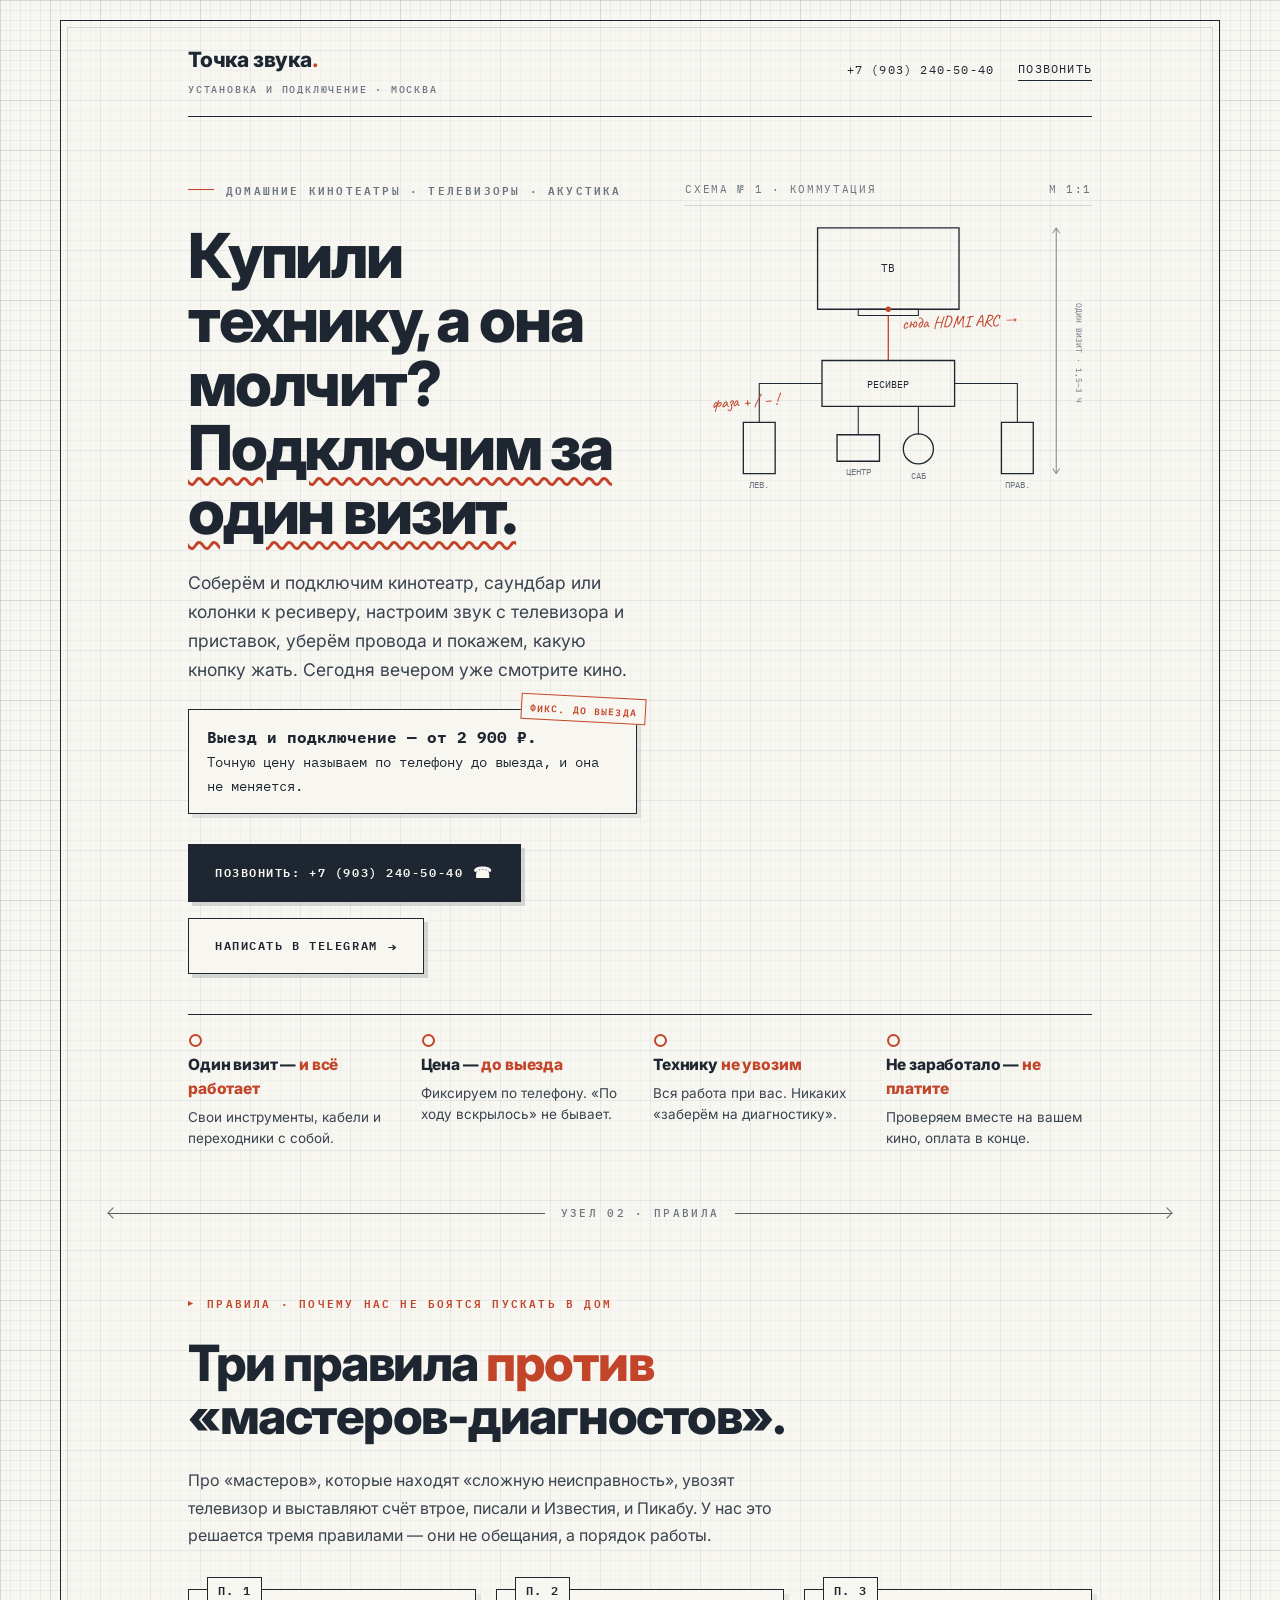
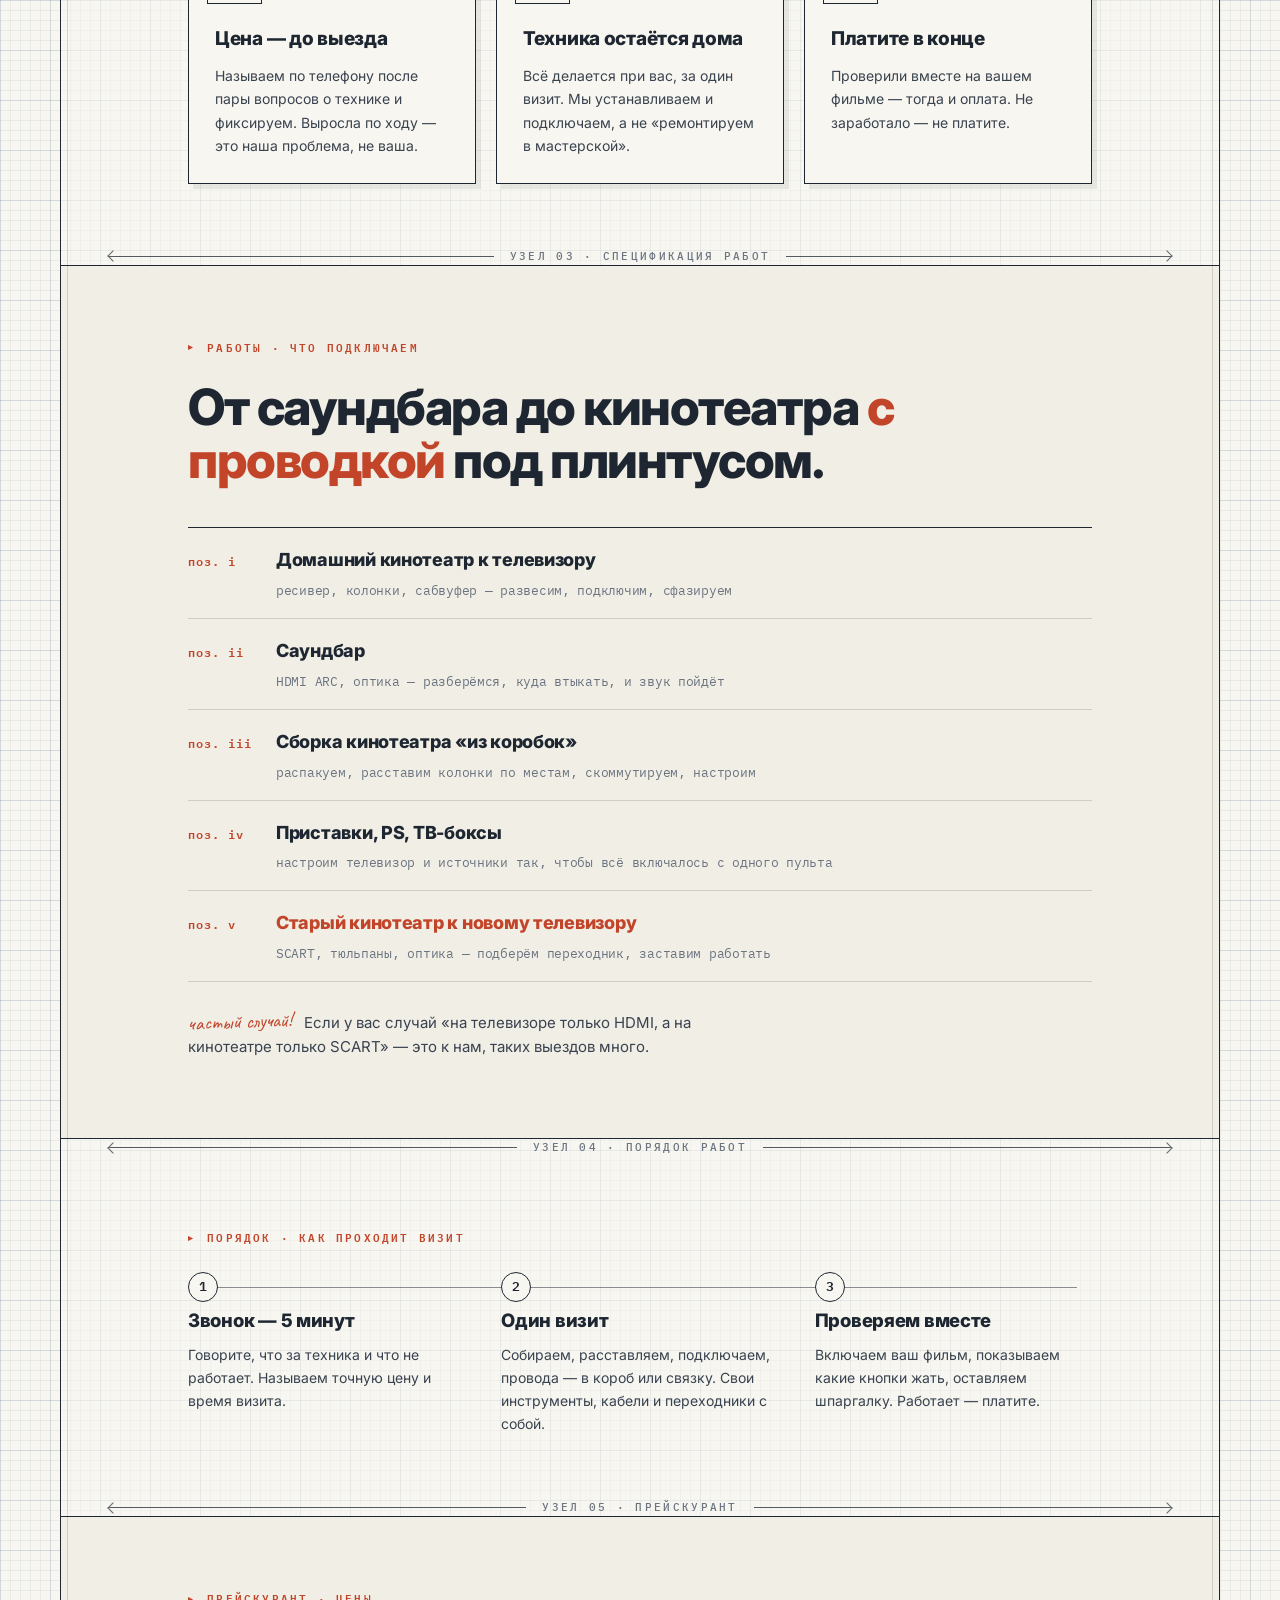
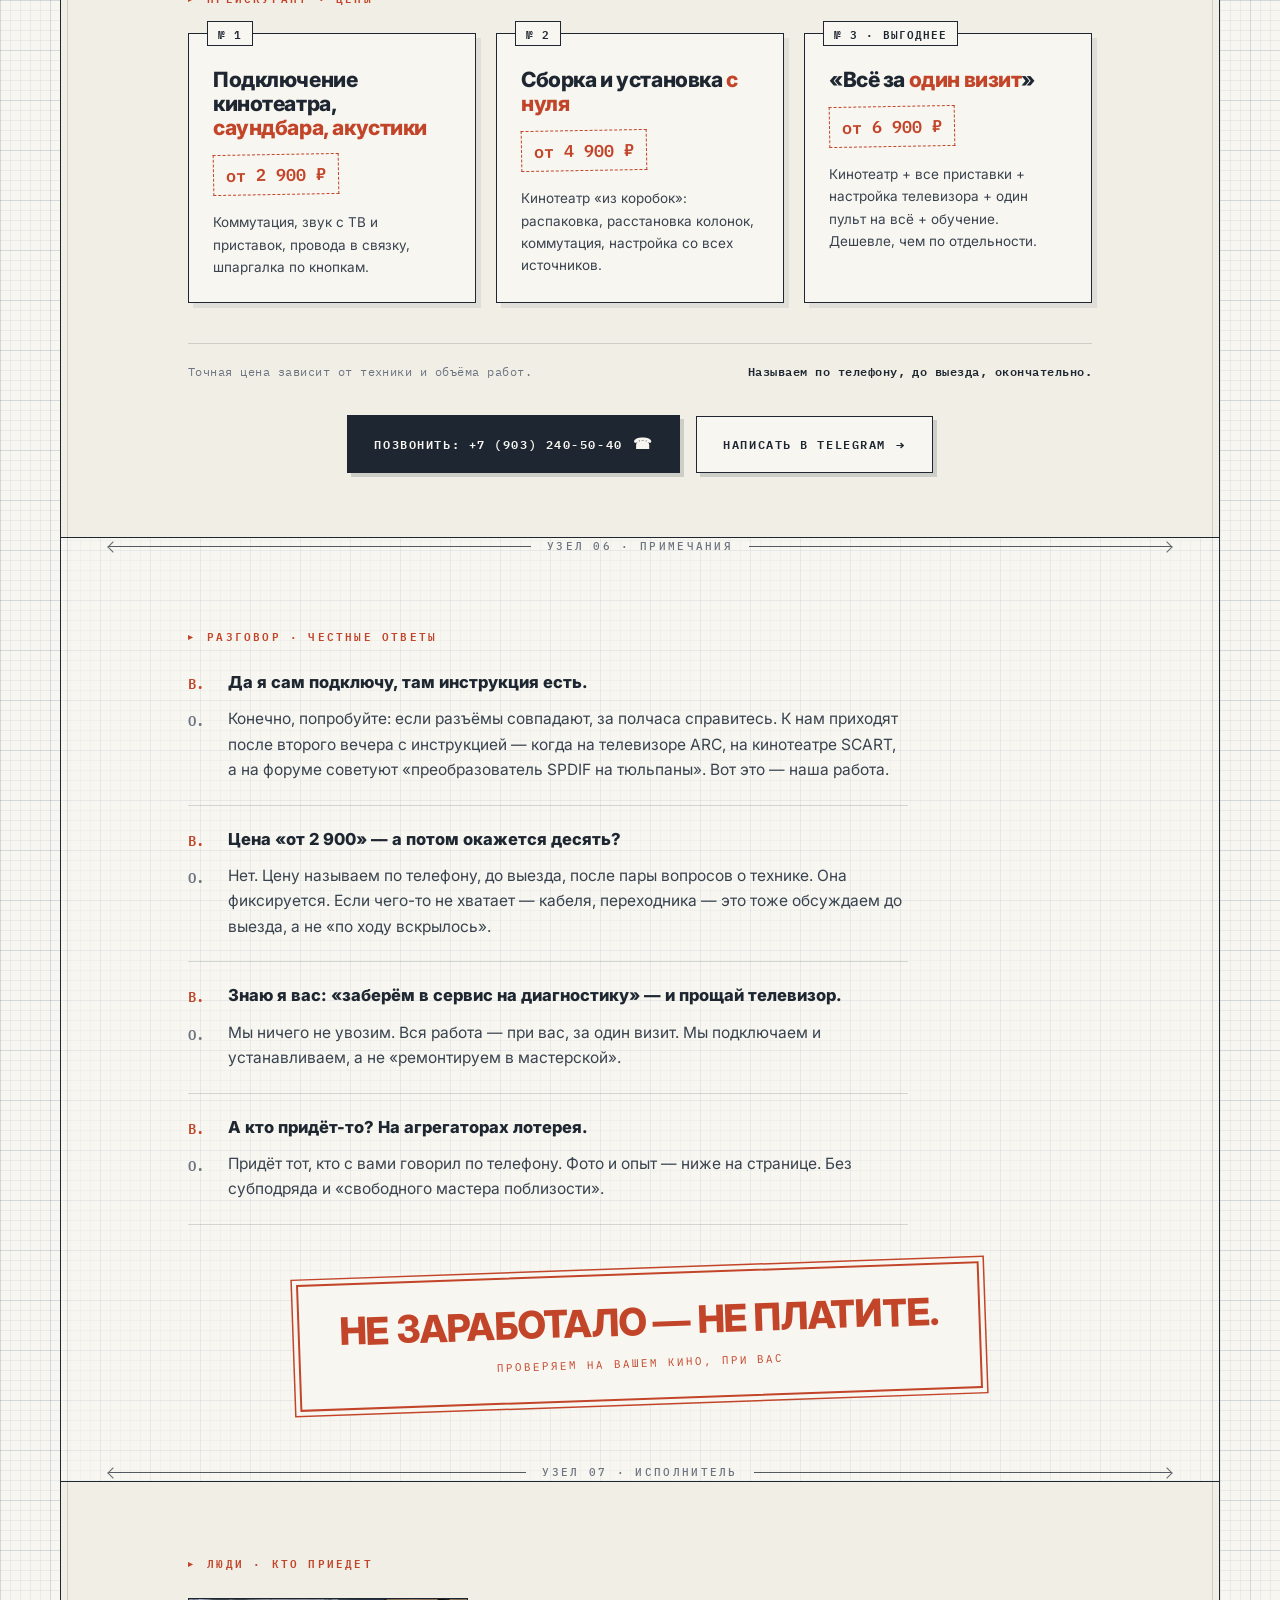
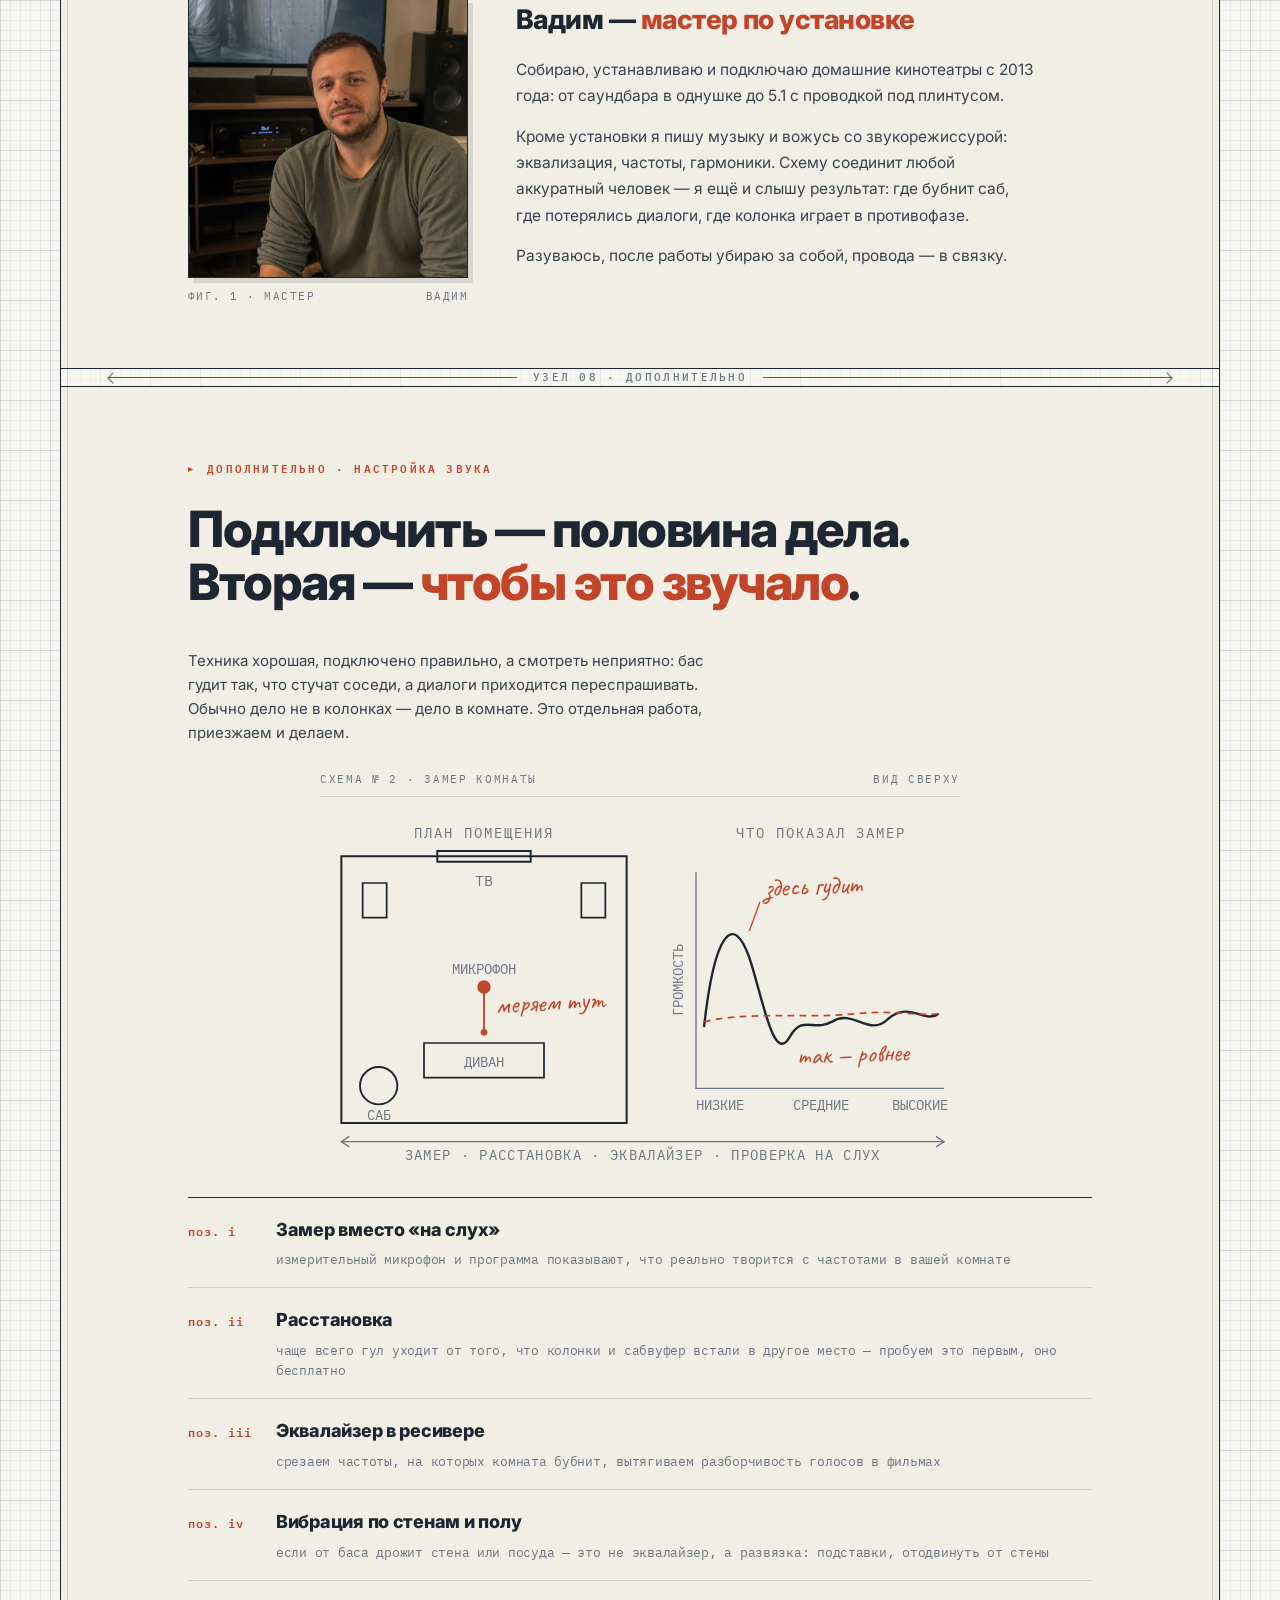
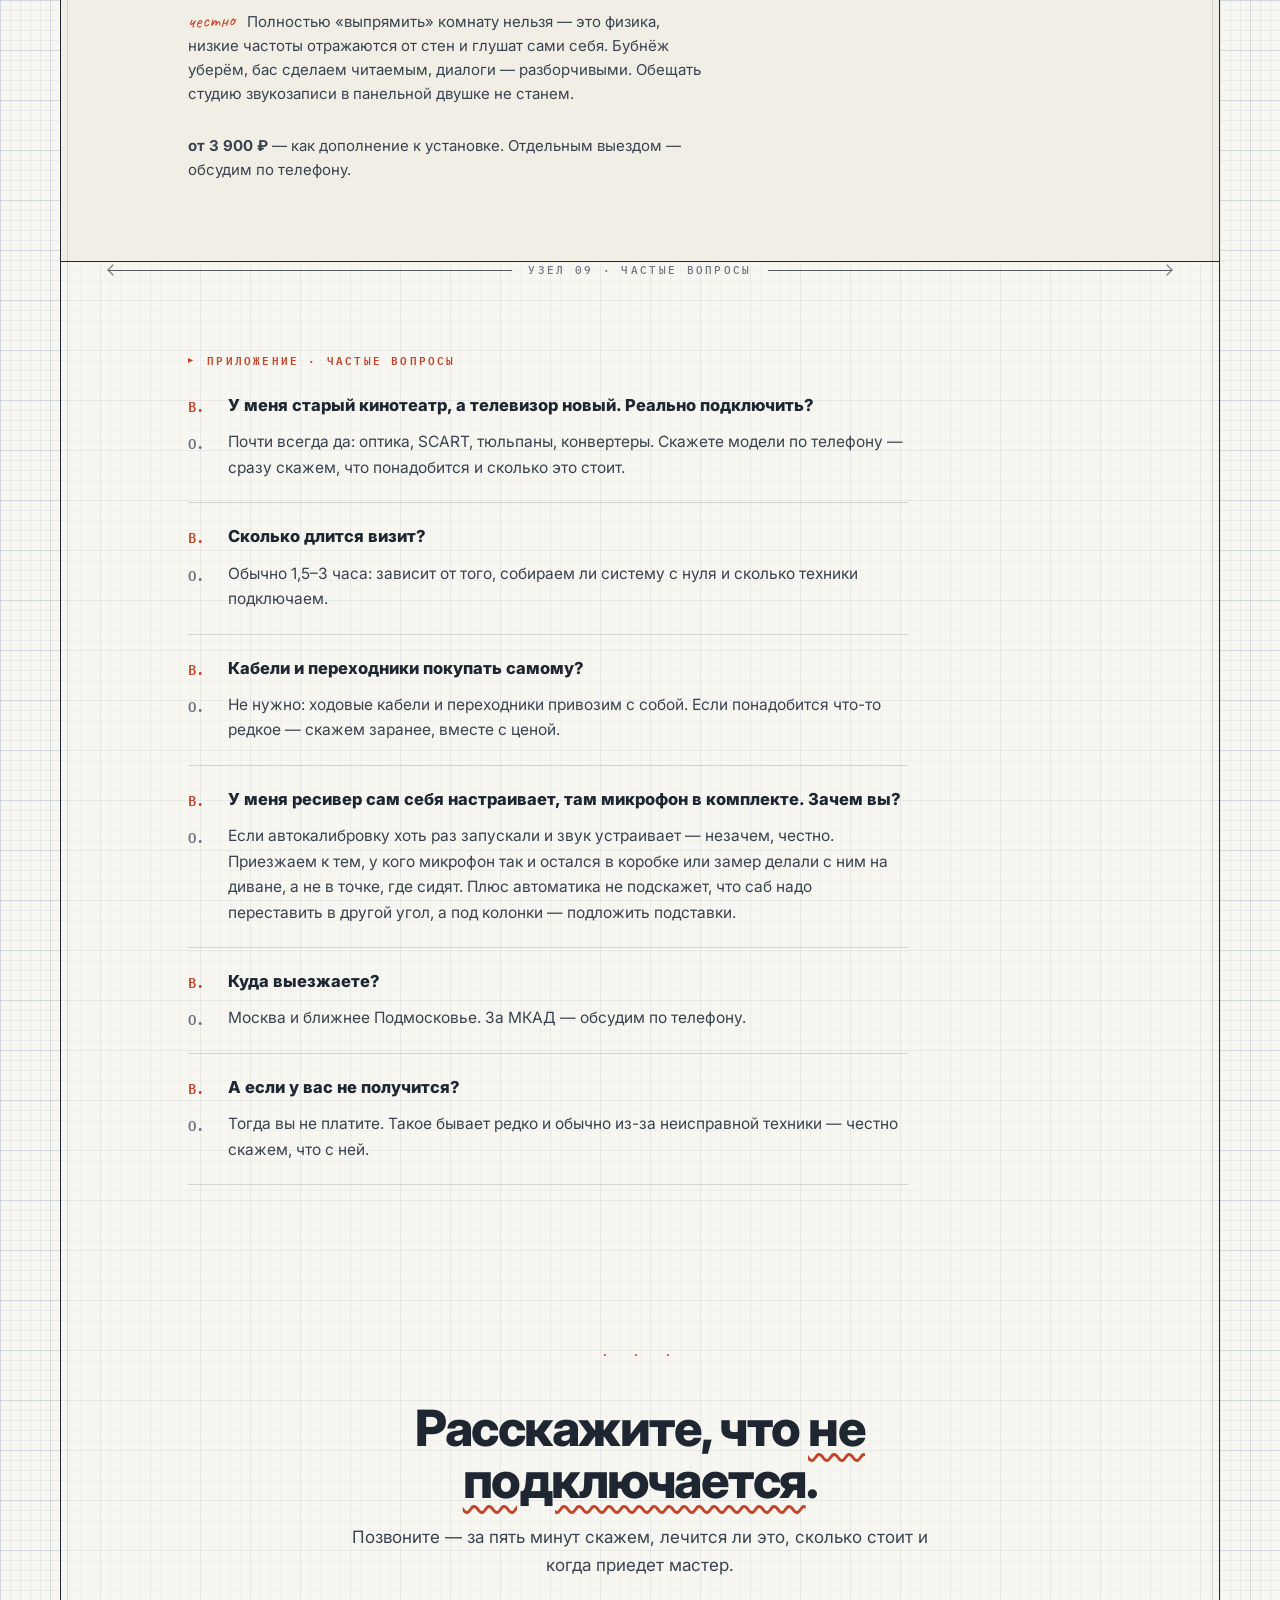
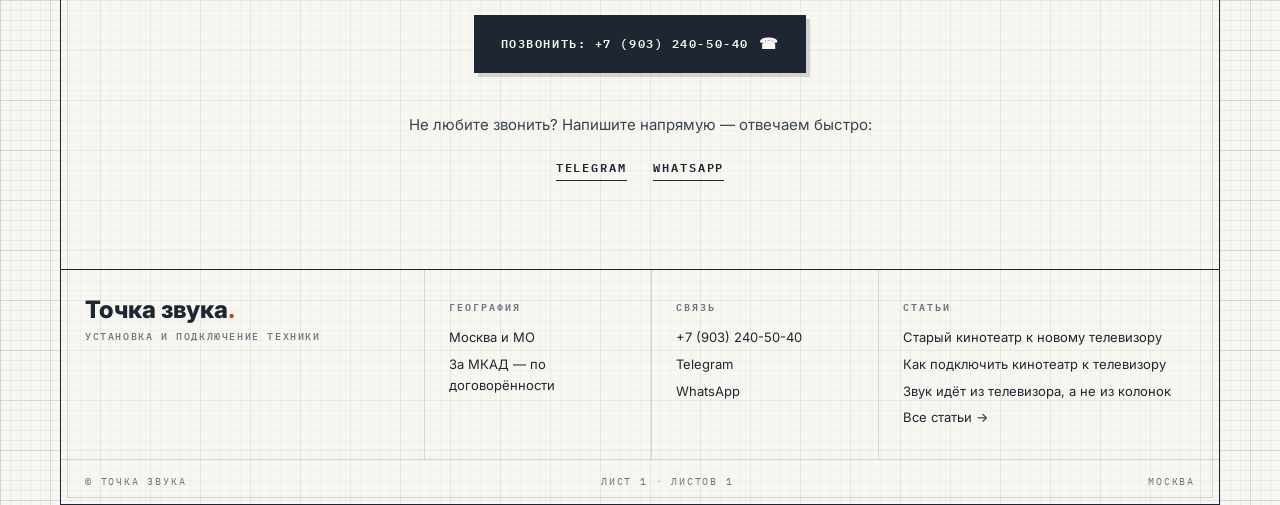
<file: index.html>
<!doctype html>
<html lang="ru">
<head>
<meta charset="utf-8" />
<meta name="viewport" content="width=device-width,initial-scale=1,viewport-fit=cover" />
<title>Точка звука — установка и подключение домашних кинотеатров и ТВ в Москве</title>
<meta name="description" content="Соберём и подключим домашний кинотеатр, саундбар или колонки к ресиверу за один визит. Цена до выезда, технику не увозим, не заработало — не платите. Москва.">
<link rel="canonical" href="https://tochka-zvuka.ru/">
<link rel="icon" href="/favicon.ico" sizes="16x16 32x32" type="image/x-icon">
<meta property="og:type" content="website">
<meta property="og:title" content="Точка звука — установка и подключение домашних кинотеатров в Москве">
<meta property="og:description" content="Купили технику, а она молчит? Подключим за один визит. Цена до выезда, технику не увозим, не заработало — не платите.">
<meta property="og:url" content="https://tochka-zvuka.ru/">
<meta property="og:locale" content="ru_RU">
<script type="application/ld+json">
{
  "@context": "https://schema.org",
  "@type": "LocalBusiness",
  "name": "Точка звука",
  "description": "Сборка, установка и подключение домашних кинотеатров, саундбаров и акустики в Москве. Мастер Вадим работает с домашними кинотеатрами с 2013 года, сам пишет музыку и настраивает звук на слух. Один визит, цена фиксируется до выезда, технику не увозим, оплата после проверки результата.",
  "url": "https://tochka-zvuka.ru/",
  "telephone": "+79032405040",
  "priceRange": "2900–6900 ₽",
  "areaServed": [
    { "@type": "City", "name": "Москва" },
    { "@type": "AdministrativeArea", "name": "Московская область" }
  ],
  "address": { "@type": "PostalAddress", "addressLocality": "Москва", "addressCountry": "RU" },
  "makesOffer": [
    {
      "@type": "Offer",
      "itemOffered": { "@type": "Service", "name": "Подключение домашнего кинотеатра, саундбара или акустики к телевизору", "serviceType": "Подключение аудио- и видеотехники" },
      "priceSpecification": { "@type": "PriceSpecification", "minPrice": 2900, "priceCurrency": "RUB" }
    },
    {
      "@type": "Offer",
      "itemOffered": { "@type": "Service", "name": "Сборка и установка домашнего кинотеатра с нуля", "serviceType": "Установка домашнего кинотеатра" },
      "priceSpecification": { "@type": "PriceSpecification", "minPrice": 4900, "priceCurrency": "RUB" }
    },
    {
      "@type": "Offer",
      "itemOffered": { "@type": "Service", "name": "Кинотеатр, приставки и настройка телевизора за один визит", "serviceType": "Комплексная установка и настройка техники" },
      "priceSpecification": { "@type": "PriceSpecification", "minPrice": 6900, "priceCurrency": "RUB" }
    },
    {
      "@type": "Offer",
      "itemOffered": { "@type": "Service", "name": "Настройка звучания домашнего кинотеатра по замерам: гул баса, разборчивость диалогов", "serviceType": "Акустическая настройка помещения и калибровка звука" },
      "priceSpecification": { "@type": "PriceSpecification", "minPrice": 3900, "priceCurrency": "RUB" }
    }
  ]
}
</script>
<script type="application/ld+json">
{
  "@context": "https://schema.org",
  "@type": "FAQPage",
  "mainEntity": [
    {
      "@type": "Question",
      "name": "Можно ли подключить старый домашний кинотеатр к новому телевизору?",
      "acceptedAnswer": { "@type": "Answer", "text": "Почти всегда да: через оптику, SCART, тюльпаны или конвертеры. Назовите модели по телефону — сразу скажем, что понадобится и сколько это стоит." }
    },
    {
      "@type": "Question",
      "name": "Сколько длится визит мастера?",
      "acceptedAnswer": { "@type": "Answer", "text": "Обычно 1,5–3 часа: зависит от того, собираем ли систему с нуля и сколько техники подключаем." }
    },
    {
      "@type": "Question",
      "name": "Нужно ли самому покупать кабели и переходники?",
      "acceptedAnswer": { "@type": "Answer", "text": "Не нужно: ходовые кабели и переходники мастер привозит с собой. Если понадобится что-то редкое — скажем заранее, вместе с ценой." }
    },
    {
      "@type": "Question",
      "name": "Что делать, если домашний кинотеатр гудит на басах, а диалоги в фильмах неразборчивы?",
      "acceptedAnswer": { "@type": "Answer", "text": "Обычно причина не в колонках, а в акустике комнаты. Делаем замер измерительным микрофоном, меняем расстановку колонок и сабвуфера, правим эквалайзер ресивера, при вибрации по стенам и полу ставим развязку. Полностью выровнять комнату эквалайзером нельзя — это физика низких частот, — но бубнёж убирается, а диалоги становятся разборчивыми. От 3900 рублей." }
    },
    {
      "@type": "Question",
      "name": "Зачем настройщик, если ресивер сам себя калибрует микрофоном из комплекта?",
      "acceptedAnswer": { "@type": "Answer", "text": "Если автокалибровку запускали и звук устраивает — незачем. Мастер нужен там, где микрофон остался в коробке или замер делали не в точке прослушивания. Автоматика также не подскажет перенести сабвуфер в другой угол или поставить колонки на подставки." }
    },
    {
      "@type": "Question",
      "name": "Куда выезжает мастер?",
      "acceptedAnswer": { "@type": "Answer", "text": "Москва и ближнее Подмосковье. За МКАД — по договорённости." }
    },
    {
      "@type": "Question",
      "name": "Что, если подключить не получится?",
      "acceptedAnswer": { "@type": "Answer", "text": "Тогда вы не платите. Такое бывает редко и обычно из-за неисправной техники — честно скажем, что с ней." }
    }
  ]
}
</script>
<link rel="preconnect" href="https://fonts.googleapis.com">
<link rel="preconnect" href="https://fonts.gstatic.com" crossorigin>
<link href="https://fonts.googleapis.com/css2?family=Inter:wght@400;500;600;800&family=IBM+Plex+Mono:wght@400;500;600&family=Caveat:wght@500;600&display=swap" rel="stylesheet">
<style>
  /* чертёжный стиль: миллиметровка, графит, красный карандаш */
  :root {
    --paper: #f8f6f0;
    --paper-2: #f1eee6;
    --ink: #1e2731;
    --ink-2: #39434f;
    --pencil: #6b7480;
    --grid: rgba(46, 84, 126, .07);
    --grid-2: rgba(46, 84, 126, .12);
    --rule: rgba(30, 39, 49, .16);
    --red: #c2452a;
    --red-soft: rgba(194, 69, 42, .08);
    --mono: 'IBM Plex Mono', ui-monospace, monospace;
    --hand: 'Caveat', cursive;
  }
  * { box-sizing: border-box; }
  html { scroll-behavior: smooth; }
  html, body { margin: 0; padding: 0; }
  body {
    background: var(--paper);
    background-image:
      linear-gradient(var(--grid) 1px, transparent 1px),
      linear-gradient(90deg, var(--grid) 1px, transparent 1px),
      linear-gradient(var(--grid-2) 1px, transparent 1px),
      linear-gradient(90deg, var(--grid-2) 1px, transparent 1px);
    background-size: 10px 10px, 10px 10px, 50px 50px, 50px 50px;
    color: var(--ink);
    font-family: 'Inter', system-ui, sans-serif;
    font-size: 16px;
    line-height: 1.6;
    -webkit-font-smoothing: antialiased;
  }
  ::selection { background: var(--ink); color: var(--paper); }

  /* ── чертёжный лист (рамка) ─────────────────────────────── */
  .sheet {
    max-width: 1160px;
    margin: 20px auto 0;
    border: 1.5px solid var(--ink);
    position: relative;
    background: rgba(248, 246, 240, .55);
  }
  .sheet::after {
    content: "";
    position: absolute; inset: 6px;
    border: 1px solid var(--rule);
    pointer-events: none;
  }
  .wrap { max-width: 1000px; margin: 0 auto; padding: 0 48px; position: relative; z-index: 1; }

  /* ── кнопки-штампы ──────────────────────────────────────── */
  .btn {
    display: inline-flex; align-items: center; gap: 10px;
    font-family: var(--mono);
    font-size: 12px; font-weight: 600;
    letter-spacing: .13em; text-transform: uppercase;
    color: var(--ink);
    background: var(--paper);
    border: 1.5px solid var(--ink);
    padding: 16px 26px;
    text-decoration: none;
    cursor: pointer;
    box-shadow: 4px 4px 0 rgba(30, 39, 49, .16);
    transition: transform .16s ease, box-shadow .16s ease, background .16s ease, color .16s ease, border-color .16s ease;
    position: relative;
  }
  .btn::after { content: "→"; font-size: 14px; transition: transform .16s ease; }
  .btn:hover {
    border-color: var(--red); color: var(--red);
    transform: translate(-1px, -1px);
    box-shadow: 6px 6px 0 rgba(194, 69, 42, .22);
  }
  .btn:hover::after { transform: translateX(4px); }
  .btn:active { transform: translate(3px, 3px); box-shadow: 0 0 0 rgba(0,0,0,0); }
  .btn:focus-visible { outline: 2px dashed var(--red); outline-offset: 4px; }
  .btn.fill { background: var(--ink); color: var(--paper); }
  .btn.fill:hover { background: var(--red); border-color: var(--red); color: var(--paper); }
  .btn.tel::after { content: "☎"; font-size: 15px; }

  /* ── панель ─────────────────────────────────────────────── */
  .topbar {
    display: grid;
    grid-template-columns: 1fr auto;
    align-items: center;
    padding: 22px 0 18px;
    border-bottom: 1.5px solid var(--ink);
  }
  .masthead { font-weight: 800; font-size: 21px; letter-spacing: -0.01em; }
  .masthead .dot { color: var(--red); }
  .masthead small {
    display: block; font-family: var(--mono); font-weight: 500;
    font-size: 10px; letter-spacing: .18em; text-transform: uppercase;
    color: var(--pencil); margin-top: 5px;
  }
  .topbar .meta { display: flex; gap: 24px; align-items: center; font-family: var(--mono); font-size: 12px; letter-spacing: .1em; text-transform: uppercase; }
  .topbar .meta a { color: var(--ink); text-decoration: none; border-bottom: 1px solid transparent; transition: color .15s, border-color .15s; }
  .topbar .meta a:hover { color: var(--red); border-bottom-color: var(--red); }
  .topbar .meta .cta { border-bottom: 1.5px solid var(--ink); padding-bottom: 2px; }

  /* ── размерные линии между блоками ──────────────────────── */
  .dim {
    display: flex; align-items: center; gap: 16px;
    padding: 0; margin: 0 48px;
    user-select: none;
  }
  .dim .l {
    flex: 1; height: 1px; background: var(--ink); position: relative; opacity: .75;
  }
  .dim .l::before, .dim .l::after {
    content: ""; position: absolute; top: -3.5px; border: solid var(--ink);
    border-width: 0 0 1px 1px; width: 7px; height: 7px; opacity: .9;
  }
  .dim .l.a::before { left: 0; transform: rotate(45deg); }
  .dim .l.a::after { display: none; }
  .dim .l.b::after { right: 0; transform: rotate(225deg); }
  .dim .l.b::before { display: none; }
  .dim .t {
    font-family: var(--mono); font-size: 10.5px; font-weight: 500;
    letter-spacing: .22em; text-transform: uppercase; color: var(--pencil);
    white-space: nowrap;
  }

  /* ── заголовки секций ───────────────────────────────────── */
  section { padding: 72px 0 64px; }
  .section-label {
    font-family: var(--mono); font-size: 11px; font-weight: 600;
    letter-spacing: .2em; text-transform: uppercase; color: var(--red);
    display: flex; align-items: center; gap: 12px; margin-bottom: 26px;
  }
  .section-label::before { content: "▸"; font-size: 9px; }
  .section-title {
    font-weight: 800;
    font-size: clamp(30px, 4.2vw, 50px);
    line-height: 1.06; letter-spacing: -0.03em;
    margin: 0 0 40px; max-width: 22ch;
  }
  .section-title em { font-style: normal; color: var(--red); }

  /* ── герой ──────────────────────────────────────────────── */
  .hero { padding: 64px 0 56px; }
  .hero-grid { display: grid; grid-template-columns: 1.05fr .95fr; gap: 48px; align-items: start; }
  .kicker {
    font-family: var(--mono); font-size: 11px; font-weight: 600;
    letter-spacing: .2em; text-transform: uppercase; color: var(--pencil);
    margin-bottom: 26px; display: flex; align-items: center; gap: 12px;
  }
  .kicker::before { content: ""; width: 26px; height: 1px; background: var(--red); }
  h1.headline {
    font-weight: 800;
    font-size: clamp(36px, 5.4vw, 62px);
    line-height: 1.03; letter-spacing: -0.035em;
    margin: 0 0 26px; max-width: 18ch;
  }
  h1 .it {
    text-decoration: underline wavy var(--red);
    text-decoration-thickness: 2.5px;
    text-underline-offset: 7px;
  }
  .standfirst { font-size: 17.5px; line-height: 1.65; color: var(--ink-2); max-width: 52ch; margin: 0 0 24px; }
  .price-line {
    font-family: var(--mono); font-size: 14px; line-height: 1.7; color: var(--ink);
    border: 1.5px solid var(--ink); background: var(--paper);
    padding: 14px 18px; margin: 0 0 30px; max-width: 480px;
    box-shadow: 4px 4px 0 rgba(30,39,49,.1);
    position: relative;
  }
  .price-line b { font-size: 16px; }
  .price-line .st {
    position: absolute; top: -14px; right: -10px;
    font-family: var(--mono); font-size: 9.5px; font-weight: 600; letter-spacing: .12em;
    color: var(--red); border: 1.5px solid var(--red); background: var(--paper);
    padding: 4px 8px; transform: rotate(3deg); text-transform: uppercase;
  }
  .hero-cta { display: flex; align-items: center; gap: 16px; flex-wrap: wrap; margin-bottom: 40px; }

  /* чертёж-схема в герое */
  .draft-card { position: relative; }
  .draft-card .cap {
    font-family: var(--mono); font-size: 10.5px; letter-spacing: .16em;
    text-transform: uppercase; color: var(--pencil);
    display: flex; justify-content: space-between;
    border-bottom: 1px solid var(--rule); padding-bottom: 8px; margin-bottom: 6px;
  }
  .draft-card svg { width: 100%; height: auto; display: block; }
  .hand-note {
    font-family: var(--hand); font-size: 21px; color: var(--red);
    transform: rotate(-2deg); display: inline-block; line-height: 1.2;
  }

  /* буллиты как выноски */
  .bullets {
    list-style: none; margin: 0; padding: 24px 0 0;
    border-top: 1.5px solid var(--ink);
    display: grid; grid-template-columns: repeat(4, 1fr); gap: 26px;
  }
  .bullets li { font-size: 13.5px; line-height: 1.55; color: var(--ink-2); position: relative; padding-top: 14px; }
  .bullets li::before {
    content: ""; position: absolute; top: -5px; left: 1px;
    width: 9px; height: 9px; border-radius: 50%;
    background: var(--paper); border: 2px solid var(--red);
  }
  .bullets li b {
    display: block; font-weight: 800; font-size: 15.5px;
    color: var(--ink); margin-bottom: 6px; letter-spacing: -0.01em;
  }
  .bullets li b em { font-style: normal; color: var(--red); }

  /* ── анти-развод: узлы ──────────────────────────────────── */
  .trust .intro { font-size: 16px; color: var(--ink-2); max-width: 62ch; margin: -16px 0 40px; line-height: 1.7; }
  .trust-grid { display: grid; grid-template-columns: repeat(3, 1fr); gap: 20px; }
  .trust-card {
    border: 1.5px solid var(--ink); background: var(--paper);
    padding: 26px; position: relative;
    box-shadow: 5px 5px 0 rgba(30,39,49,.08);
    transition: box-shadow .2s ease, transform .2s ease;
  }
  .trust-card:hover { transform: translate(-2px, -2px); box-shadow: 8px 8px 0 rgba(194,69,42,.14); }
  .trust-card .n {
    position: absolute; top: -13px; left: 18px;
    font-family: var(--mono); font-size: 12px; font-weight: 600;
    background: var(--paper); border: 1.5px solid var(--ink);
    padding: 3px 10px; letter-spacing: .1em;
  }
  .trust-card h3 { font-weight: 800; font-size: 19px; letter-spacing: -0.015em; margin: 8px 0 10px; }
  .trust-card p { font-size: 14px; line-height: 1.65; color: var(--ink-2); margin: 0; }

  /* ── что подключаем: спецификация ───────────────────────── */
  .what { background: var(--paper-2); border-top: 1.5px solid var(--ink); border-bottom: 1.5px solid var(--ink); }
  .what-list { border-top: 1.5px solid var(--ink); }
  .what-row {
    display: grid; grid-template-columns: 64px 1fr; gap: 24px;
    padding: 18px 0; border-bottom: 1px solid var(--rule);
    align-items: baseline;
    transition: background .2s ease, padding-left .2s ease;
  }
  .what-row:hover { background: var(--red-soft); padding-left: 10px; }
  .what-row .gn { font-family: var(--mono); font-size: 12px; font-weight: 600; color: var(--red); letter-spacing: .08em; }
  .what-row .t { font-weight: 800; font-size: 18px; letter-spacing: -0.015em; }
  .what-row .t small {
    display: block; font-weight: 400; font-family: var(--mono);
    font-size: 12.5px; color: var(--pencil); margin-top: 5px; line-height: 1.6;
  }
  .what-row.hot .t { color: var(--red); }
  .what .note { font-size: 15px; color: var(--ink-2); margin-top: 28px; max-width: 58ch; }
  .what .note .hand-note { font-size: 20px; margin-right: 8px; }

  /* ── шаги: этапы с размерной линией ─────────────────────── */
  .steps-grid { display: grid; grid-template-columns: repeat(3, 1fr); gap: 36px; position: relative; padding-top: 34px; }
  .steps-grid::before {
    content: ""; position: absolute; top: 15px; left: 15px; right: 15px;
    height: 1px; background: var(--ink); opacity: .5;
  }
  .step { position: relative; }
  .step .n {
    position: absolute; top: -34px; left: 0;
    width: 30px; height: 30px; border-radius: 50%;
    border: 1.5px solid var(--ink); background: var(--paper);
    font-family: var(--mono); font-size: 13px; font-weight: 600;
    display: flex; align-items: center; justify-content: center;
  }
  .step h3 { font-weight: 800; font-size: 18.5px; margin: 0 0 8px; letter-spacing: -0.015em; }
  .step p { font-size: 14px; line-height: 1.65; color: var(--ink-2); margin: 0; }

  /* ── цены: позиции спецификации ─────────────────────────── */
  .prices { background: var(--paper-2); border-top: 1.5px solid var(--ink); border-bottom: 1.5px solid var(--ink); }
  .price-grid { display: grid; grid-template-columns: repeat(3, 1fr); gap: 20px; }
  .price-card {
    border: 1.5px solid var(--ink); background: var(--paper);
    padding: 24px; display: flex; flex-direction: column; position: relative;
    box-shadow: 5px 5px 0 rgba(30,39,49,.08);
    transition: box-shadow .2s ease, transform .2s ease;
  }
  .price-card:hover { transform: translate(-2px, -2px); box-shadow: 8px 8px 0 rgba(194,69,42,.14); }
  .price-card .pnum {
    position: absolute; top: -13px; left: 18px;
    font-family: var(--mono); font-size: 11px; font-weight: 600;
    background: var(--paper); border: 1.5px solid var(--ink);
    padding: 3px 10px; letter-spacing: .1em; text-transform: uppercase;
  }
  .price-card h3 { font-weight: 800; font-size: 21px; line-height: 1.15; letter-spacing: -0.02em; margin: 10px 0 14px; }
  .price-card h3 em { font-style: normal; color: var(--red); }
  .price-card .cost {
    font-family: var(--mono); font-size: 17px; font-weight: 600;
    border: 1.5px dashed var(--red); color: var(--red);
    display: inline-block; align-self: flex-start;
    padding: 6px 12px; margin-bottom: 16px; transform: rotate(-1deg);
  }
  .price-card p { font-size: 13.5px; line-height: 1.65; color: var(--ink-2); margin: 0; }
  .prices .price-foot {
    margin-top: 40px; padding-top: 18px; border-top: 1px solid var(--rule);
    font-family: var(--mono); font-size: 12px; color: var(--pencil);
    display: flex; justify-content: space-between; gap: 28px; flex-wrap: wrap;
    letter-spacing: .04em;
  }
  .prices .price-foot b { color: var(--ink); font-weight: 600; }

  /* ── возражения: пометки на полях ───────────────────────── */
  .qa-list { max-width: 720px; }
  .qa-list .exchange { padding: 22px 0; border-bottom: 1px solid var(--rule); }
  .qa-list .exchange:first-child { padding-top: 0; }
  .qa-list .q {
    font-weight: 800; font-size: 16.5px; line-height: 1.4; margin: 0 0 12px;
    display: grid; grid-template-columns: 30px 1fr; gap: 10px;
  }
  .qa-list .q::before { content: "В."; font-family: var(--mono); color: var(--red); font-weight: 600; font-size: 14px; padding-top: 2px; }
  .qa-list .a {
    font-size: 15.5px; line-height: 1.65; color: var(--ink-2); margin: 0;
    display: grid; grid-template-columns: 30px 1fr; gap: 10px;
  }
  .qa-list .a::before { content: "О."; font-family: var(--mono); color: var(--pencil); font-weight: 600; font-size: 14px; padding-top: 2px; }

  /* штамп-гарантия */
  .qa-pull { margin: 48px 0 0; display: flex; justify-content: center; }
  .qa-pull .stamp {
    border: 2.5px solid var(--red); color: var(--red);
    padding: 26px 40px; text-align: center; transform: rotate(-2deg);
    position: relative; background: var(--paper);
    box-shadow: 0 0 0 4px var(--paper), 0 0 0 5.5px var(--red);
  }
  .qa-pull blockquote {
    margin: 0; font-weight: 800;
    font-size: clamp(24px, 3.4vw, 38px);
    line-height: 1.1; letter-spacing: -0.02em; text-transform: uppercase;
  }
  .qa-pull cite {
    display: block; margin-top: 12px;
    font-family: var(--mono); font-size: 11px; letter-spacing: .18em;
    text-transform: uppercase; font-style: normal;
  }

  /* ── кто приедет ────────────────────────────────────────── */
  .master { background: var(--paper-2); border-top: 1.5px solid var(--ink); border-bottom: 1.5px solid var(--ink); }
  .master-grid { display: grid; grid-template-columns: 280px 1fr; gap: 48px; align-items: start; }
  .master-photo {
    display: block; width: 100%; height: auto;
    border: 1.5px solid var(--ink);
    box-shadow: 5px 5px 0 rgba(30, 39, 49, .12);
  }
  .master-figure { margin: 0; }
  .master-figure figcaption {
    margin-top: 10px;
    font-family: var(--mono); font-size: 10.5px; letter-spacing: .14em;
    text-transform: uppercase; color: var(--pencil);
    display: flex; justify-content: space-between; gap: 10px;
  }
  .master-copy h3 { font-weight: 800; font-size: 27px; letter-spacing: -0.02em; margin: 0 0 16px; }
  .master-copy h3 em { font-style: normal; color: var(--red); }
  .master-copy p { font-size: 15.5px; line-height: 1.7; color: var(--ink-2); max-width: 52ch; margin: 0 0 14px; }
  .master-copy .todo {
    font-family: var(--mono); font-size: 11.5px; color: var(--pencil);
    border-left: 2px solid var(--red); padding-left: 14px; margin-top: 20px;
    line-height: 1.8; max-width: 52ch;
  }

  /* ── финал ──────────────────────────────────────────────── */
  .final { padding: 96px 0 88px; }
  .final-inner { max-width: 620px; margin: 0 auto; text-align: center; }
  .final .rule3 { font-family: var(--mono); color: var(--red); letter-spacing: .6em; font-size: 13px; margin-bottom: 36px; }
  .final h2 {
    font-weight: 800; font-size: clamp(32px, 4.6vw, 50px);
    letter-spacing: -0.03em; line-height: 1.05; margin: 0 0 16px;
  }
  .final h2 em { font-style: normal; text-decoration: underline wavy var(--red); text-decoration-thickness: 2.5px; text-underline-offset: 7px; }
  .final .sub { font-size: 17px; line-height: 1.65; color: var(--ink-2); margin: 0 0 36px; }
  .final .sub2 { font-size: 15px; color: var(--ink-2); margin: 40px 0 0; }
  .msgrs { display: flex; gap: 26px; justify-content: center; margin-top: 20px; flex-wrap: wrap; }
  .msgrs a {
    font-family: var(--mono); color: var(--ink); text-decoration: none;
    font-size: 12px; font-weight: 600; letter-spacing: .16em; text-transform: uppercase;
    border-bottom: 1.5px solid var(--ink); padding-bottom: 3px;
    transition: color .15s, border-color .15s;
  }
  .msgrs a:hover { color: var(--red); border-color: var(--red); }

  /* ── подвал: основная надпись ───────────────────────────── */
  footer { border-top: 1.5px solid var(--ink); }
  .foot-grid { display: grid; grid-template-columns: 1.6fr 1fr 1fr 1.5fr; }
  .foot-grid > div { padding: 28px 24px; }
  .foot-grid > div + div { border-left: 1px solid var(--rule); }
  .foot-grid .brand { font-weight: 800; font-size: 24px; line-height: 1; }
  .foot-grid .brand .dot { color: var(--red); }
  .foot-grid .brand .tag {
    display: block; font-family: var(--mono); font-weight: 500;
    font-size: 10px; letter-spacing: .16em; text-transform: uppercase;
    color: var(--pencil); margin-top: 10px;
  }
  .foot-grid .col h4 {
    font-family: var(--mono); font-size: 10px; letter-spacing: .2em;
    text-transform: uppercase; color: var(--pencil); margin: 0 0 10px; font-weight: 600;
  }
  .foot-grid .col a, .foot-grid .col span { display: block; color: var(--ink); text-decoration: none; font-size: 13px; padding: 3px 0; }
  .foot-grid .col a:hover { color: var(--red); }
  .colophon {
    border-top: 1px solid var(--rule);
    padding: 14px 24px;
    display: flex; justify-content: space-between; gap: 18px; flex-wrap: wrap;
    font-family: var(--mono); font-size: 10px; letter-spacing: .18em;
    text-transform: uppercase; color: var(--pencil);
  }

  /* ── мобильная панель ───────────────────────────────────── */
  .mobile-bar {
    position: fixed; bottom: 0; left: 0; right: 0; z-index: 60; display: none;
    background: var(--paper); border-top: 1.5px solid var(--ink);
    padding: 12px 16px; gap: 12px;
  }
  .mobile-bar .btn { flex: 1; justify-content: center; padding: 14px 10px; box-shadow: none; }

  /* ── появление и прорисовка линий ───────────────────────── */
  .rv { opacity: 0; transform: translateY(12px); transition: opacity .55s ease, transform .55s ease; }
  .rv.on { opacity: 1; transform: none; }
  svg .draw { stroke-dasharray: 1; stroke-dashoffset: 1; }
  .on svg .draw, svg.on .draw { stroke-dashoffset: 0; transition: stroke-dashoffset 1.4s ease .15s; }
  @media (prefers-reduced-motion: reduce) {
    .rv { opacity: 1; transform: none; transition: none; }
    svg .draw { stroke-dashoffset: 0 !important; transition: none !important; }
    html { scroll-behavior: auto; }
  }

  /* ── адаптив ────────────────────────────────────────────── */
  @media (max-width: 940px) {
    .wrap { padding: 0 28px; }
    .dim { margin: 0 28px; }
    .hero-grid { grid-template-columns: 1fr; gap: 36px; }
    .draft-card { max-width: 560px; }
    .bullets { grid-template-columns: 1fr 1fr; gap: 22px; }
    /* iPad: карточки сеткой, а не колонкой во всю ширину */
    .trust-grid, .price-grid { grid-template-columns: repeat(auto-fit, minmax(215px, 1fr)); gap: 22px; row-gap: 30px; }
    .steps-grid { grid-template-columns: repeat(auto-fit, minmax(200px, 1fr)); gap: 36px; row-gap: 44px; padding-top: 0; }
    .steps-grid::before { display: none; }
    .step { padding-left: 44px; }
    .step .n { top: -2px; }
    .master-grid { grid-template-columns: 1fr; gap: 30px; }
    .master-photo { max-width: 280px; }
  }
  @media (max-width: 600px) {
    .sheet { margin: 8px 8px 0; }
    .wrap { padding: 0 18px; }
    .dim { margin: 0 18px; }
    .dim .t { letter-spacing: .12em; font-size: 9.5px; }
    .topbar { grid-template-columns: 1fr auto; }
    .topbar .meta .phone-num { display: none; }
    .hero { padding: 44px 0 42px; }
    .hero-grid { gap: 26px; }
    section { padding: 52px 0 46px; }
    /* кнопки: во всю ширину, номер не переносится */
    .btn {
      width: 100%; justify-content: center;
      padding: 17px 12px;
      font-size: 11.5px; letter-spacing: .07em;
      white-space: nowrap;
    }
    .hero-cta { flex-direction: column; align-items: stretch; gap: 12px; margin-bottom: 14px; }
    /* маркер буллита — слева от заголовка, не отдельной строкой */
    .bullets { grid-template-columns: 1fr; gap: 20px; }
    .bullets li { padding-top: 0; padding-left: 22px; }
    .bullets li::before { top: 5px; left: 0; }
    .foot-grid { grid-template-columns: 1fr; }
    .foot-grid > div + div { border-left: 0; border-top: 1px solid var(--rule); }
    .final { padding: 60px 0 56px; }
    .final .btn { width: auto; }
    .mobile-bar { display: flex; padding-bottom: calc(12px + env(safe-area-inset-bottom)); }
    footer { padding-bottom: 0; }
    body { padding-bottom: calc(80px + env(safe-area-inset-bottom)); }
    .qa-pull .stamp { padding: 20px 22px; }
  }
</style>
<!-- Yandex.Metrika counter -->
<script type="text/javascript">
    (function(m,e,t,r,i,k,a){
        m[i]=m[i]||function(){(m[i].a=m[i].a||[]).push(arguments)};
        m[i].l=1*new Date();
        for (var j = 0; j < document.scripts.length; j++) {if (document.scripts[j].src === r) { return; }}
        k=e.createElement(t),a=e.getElementsByTagName(t)[0],k.async=1,k.src=r,a.parentNode.insertBefore(k,a)
    })(window, document,'script','https://mc.yandex.ru/metrika/tag.js?id=110790994', 'ym');

    ym(110790994, 'init', {ssr:true, webvisor:true, clickmap:true, ecommerce:"dataLayer", referrer: document.referrer, url: location.href, accurateTrackBounce:true, trackLinks:true});
</script>
<noscript><div><img src="https://mc.yandex.ru/watch/110790994" style="position:absolute; left:-9999px;" alt="" /></div></noscript>
<!-- /Yandex.Metrika counter -->
</head>
<body>

<div class="sheet">

<div class="wrap">
  <!-- ── Панель ─────────────────────────────────────────── -->
  <header class="topbar">
    <div class="masthead">Точка звука<span class="dot">.</span>
      <small>Установка и подключение · Москва</small>
    </div>
    <div class="meta">
      <a class="phone-num" href="tel:+79032405040">+7 (903) 240-50-40</a>
      <a class="cta" href="tel:+79032405040">Позвонить</a>
    </div>
  </header>

  <!-- ── Первый экран ───────────────────────────────────── -->
  <section class="hero">
    <div class="hero-grid">
      <div>
        <div class="kicker">Домашние кинотеатры · телевизоры · акустика</div>
        <h1 class="headline">Купили технику, а она молчит? <span class="it">Подключим за один визит.</span></h1>
        <p class="standfirst">Соберём и подключим кинотеатр, саундбар или колонки к ресиверу, настроим звук с телевизора и приставок, уберём провода и покажем, какую кнопку жать. Сегодня вечером уже смотрите кино.</p>
        <div class="price-line">
          <span class="st">фикс. до выезда</span>
          <b>Выезд и подключение — от 2 900 ₽.</b><br>
          Точную цену называем по телефону до выезда, и она не меняется.
        </div>
        <div class="hero-cta">
          <a class="btn fill tel" href="tel:+79032405040">Позвонить: +7 (903) 240-50-40</a>
          <a class="btn" href="https://t.me/vad6277">Написать в Telegram</a>
        </div>
      </div>

      <!-- схема подключения, лист 1 -->
      <div class="draft-card rv">
        <div class="cap"><span>Схема № 1 · Коммутация</span><span>М 1:1</span></div>
        <svg viewBox="0 0 460 330" role="img" aria-label="Схема подключения домашнего кинотеатра">
          <!-- ТВ -->
          <rect class="draw" x="150" y="18" width="160" height="92" fill="none" stroke="#1e2731" stroke-width="1.5" pathLength="1"/>
          <rect x="196" y="110" width="68" height="7" fill="none" stroke="#1e2731" stroke-width="1.2" class="draw" pathLength="1"/>
          <text x="230" y="68" text-anchor="middle" font-family="IBM Plex Mono, monospace" font-size="12" fill="#1e2731">ТВ</text>
          <!-- порт ARC -->
          <circle cx="230" cy="110" r="3" fill="#c2452a"/>
          <text x="245" y="132" font-family="Caveat, cursive" font-size="19" fill="#c2452a" transform="rotate(-2 245 132)">сюда HDMI ARC →</text>
          <!-- линия ТВ → ресивер -->
          <path class="draw" d="M230,117 L230,168" fill="none" stroke="#c2452a" stroke-width="1.5" stroke-dasharray="none" pathLength="1"/>
          <!-- Ресивер -->
          <rect class="draw" x="155" y="168" width="150" height="52" fill="none" stroke="#1e2731" stroke-width="1.5" pathLength="1"/>
          <text x="230" y="199" text-anchor="middle" font-family="IBM Plex Mono, monospace" font-size="11.5" fill="#1e2731">РЕСИВЕР</text>
          <!-- линии к колонкам -->
          <path class="draw" d="M155,194 L84,194 L84,238" fill="none" stroke="#1e2731" stroke-width="1.2" pathLength="1"/>
          <path class="draw" d="M305,194 L376,194 L376,238" fill="none" stroke="#1e2731" stroke-width="1.2" pathLength="1"/>
          <path class="draw" d="M196,220 L196,252" fill="none" stroke="#1e2731" stroke-width="1.2" pathLength="1"/>
          <path class="draw" d="M264,220 L264,252" fill="none" stroke="#1e2731" stroke-width="1.2" pathLength="1"/>
          <!-- колонки -->
          <rect class="draw" x="66" y="238" width="36" height="58" fill="none" stroke="#1e2731" stroke-width="1.5" pathLength="1"/>
          <text x="84" y="312" text-anchor="middle" font-family="IBM Plex Mono, monospace" font-size="10" fill="#6b7480">ЛЕВ.</text>
          <rect class="draw" x="358" y="238" width="36" height="58" fill="none" stroke="#1e2731" stroke-width="1.5" pathLength="1"/>
          <text x="376" y="312" text-anchor="middle" font-family="IBM Plex Mono, monospace" font-size="10" fill="#6b7480">ПРАВ.</text>
          <rect class="draw" x="172" y="252" width="48" height="30" fill="none" stroke="#1e2731" stroke-width="1.5" pathLength="1"/>
          <text x="196" y="298" text-anchor="middle" font-family="IBM Plex Mono, monospace" font-size="10" fill="#6b7480">ЦЕНТР</text>
          <circle class="draw" cx="264" cy="268" r="17" fill="none" stroke="#1e2731" stroke-width="1.5" pathLength="1"/>
          <text x="264" y="302" text-anchor="middle" font-family="IBM Plex Mono, monospace" font-size="10" fill="#6b7480">САБ</text>
          <!-- пометка фазы -->
          <text x="30" y="222" font-family="Caveat, cursive" font-size="19" fill="#c2452a" transform="rotate(-3 30 222)">фаза + / − !</text>
          <!-- размерная линия -->
          <path class="draw" d="M420,18 L420,296" fill="none" stroke="#6b7480" stroke-width="1" pathLength="1"/>
          <path d="M416,24 L420,18 L424,24" fill="none" stroke="#6b7480" stroke-width="1"/>
          <path d="M416,290 L420,296 L424,290" fill="none" stroke="#6b7480" stroke-width="1"/>
          <text x="442" y="160" text-anchor="middle" font-family="IBM Plex Mono, monospace" font-size="9.5" fill="#6b7480" transform="rotate(90 442 160)">ОДИН ВИЗИТ · 1,5–3 Ч</text>
        </svg>
      </div>
    </div>

    <ul class="bullets">
      <li class="rv"><b>Один визит — <em>и всё работает</em></b>Свои инструменты, кабели и переходники с собой.</li>
      <li class="rv"><b>Цена — <em>до выезда</em></b>Фиксируем по телефону. «По ходу вскрылось» не бывает.</li>
      <li class="rv"><b>Технику <em>не увозим</em></b>Вся работа при вас. Никаких «заберём на диагностику».</li>
      <li class="rv"><b>Не заработало — <em>не платите</em></b>Проверяем вместе на вашем кино, оплата в конце.</li>
    </ul>
  </section>
</div>

<div class="dim" aria-hidden="true"><span class="l a"></span><span class="t">Узел 02 · Правила</span><span class="l b"></span></div>

<div class="wrap">
  <!-- ── Анти-развод ────────────────────────────────────── -->
  <section class="trust">
    <div class="section-label">Правила · Почему нас не боятся пускать в дом</div>
    <h2 class="section-title">Три правила <em>против</em> «мастеров-диагностов».</h2>
    <p class="intro">Про «мастеров», которые находят «сложную неисправность», увозят телевизор и выставляют счёт втрое, писали и Известия, и Пикабу. У нас это решается тремя правилами — они не обещания, а порядок работы.</p>
    <div class="trust-grid">
      <div class="trust-card rv">
        <span class="n">П. 1</span>
        <h3>Цена — до выезда</h3>
        <p>Называем по телефону после пары вопросов о технике и фиксируем. Выросла по ходу — это наша проблема, не ваша.</p>
      </div>
      <div class="trust-card rv">
        <span class="n">П. 2</span>
        <h3>Техника остаётся дома</h3>
        <p>Всё делается при вас, за один визит. Мы устанавливаем и подключаем, а не «ремонтируем в мастерской».</p>
      </div>
      <div class="trust-card rv">
        <span class="n">П. 3</span>
        <h3>Платите в конце</h3>
        <p>Проверили вместе на вашем фильме — тогда и оплата. Не заработало — не платите.</p>
      </div>
    </div>
  </section>
</div>

<div class="dim" aria-hidden="true"><span class="l a"></span><span class="t">Узел 03 · Спецификация работ</span><span class="l b"></span></div>

<!-- ── Что подключаем ───────────────────────────────────── -->
<section class="what">
  <div class="wrap">
    <div class="section-label">Работы · Что подключаем</div>
    <h2 class="section-title">От саундбара до кинотеатра <em>с проводкой</em> под плинтусом.</h2>
    <div class="what-list">
      <div class="what-row rv">
        <div class="gn">поз. i</div>
        <div class="t">Домашний кинотеатр к телевизору<small>ресивер, колонки, сабвуфер — развесим, подключим, сфазируем</small></div>
      </div>
      <div class="what-row rv">
        <div class="gn">поз. ii</div>
        <div class="t">Саундбар<small>HDMI ARC, оптика — разберёмся, куда втыкать, и звук пойдёт</small></div>
      </div>
      <div class="what-row rv">
        <div class="gn">поз. iii</div>
        <div class="t">Сборка кинотеатра «из коробок»<small>распакуем, расставим колонки по местам, скоммутируем, настроим</small></div>
      </div>
      <div class="what-row rv">
        <div class="gn">поз. iv</div>
        <div class="t">Приставки, PS, ТВ-боксы<small>настроим телевизор и источники так, чтобы всё включалось с одного пульта</small></div>
      </div>
      <div class="what-row hot rv">
        <div class="gn">поз. v</div>
        <div class="t">Старый кинотеатр к новому телевизору<small>SCART, тюльпаны, оптика — подберём переходник, заставим работать</small></div>
      </div>
    </div>
    <p class="note rv"><span class="hand-note">частый случай!</span> Если у вас случай «на телевизоре только HDMI, а на кинотеатре только SCART» — это к нам, таких выездов много.</p>
  </div>
</section>

<div class="dim" aria-hidden="true"><span class="l a"></span><span class="t">Узел 04 · Порядок работ</span><span class="l b"></span></div>

<div class="wrap">
  <!-- ── Как проходит визит ─────────────────────────────── -->
  <section class="steps">
    <div class="section-label">Порядок · Как проходит визит</div>
    <div class="steps-grid">
      <div class="step rv">
        <div class="n">1</div>
        <h3>Звонок — 5 минут</h3>
        <p>Говорите, что за техника и что не работает. Называем точную цену и время визита.</p>
      </div>
      <div class="step rv">
        <div class="n">2</div>
        <h3>Один визит</h3>
        <p>Собираем, расставляем, подключаем, провода — в короб или связку. Свои инструменты, кабели и переходники с собой.</p>
      </div>
      <div class="step rv">
        <div class="n">3</div>
        <h3>Проверяем вместе</h3>
        <p>Включаем ваш фильм, показываем какие кнопки жать, оставляем шпаргалку. Работает — платите.</p>
      </div>
    </div>
  </section>
</div>

<div class="dim" aria-hidden="true"><span class="l a"></span><span class="t">Узел 05 · Прейскурант</span><span class="l b"></span></div>

<!-- ── Цены ─────────────────────────────────────────────── -->
<section class="prices" id="ceny">
  <div class="wrap">
    <div class="section-label">Прейскурант · Цены</div>
    <div class="price-grid">
      <div class="price-card rv">
        <div class="pnum">№ 1</div>
        <h3>Подключение кинотеатра, <em>саундбара, акустики</em></h3>
        <div class="cost">от 2 900 ₽</div>
        <p>Коммутация, звук с ТВ и приставок, провода в связку, шпаргалка по кнопкам.</p>
      </div>
      <div class="price-card rv">
        <div class="pnum">№ 2</div>
        <h3>Сборка и установка <em>с нуля</em></h3>
        <div class="cost">от 4 900 ₽</div>
        <p>Кинотеатр «из коробок»: распаковка, расстановка колонок, коммутация, настройка со всех источников.</p>
      </div>
      <div class="price-card rv">
        <div class="pnum">№ 3 · выгоднее</div>
        <h3>«Всё за <em>один визит</em>»</h3>
        <div class="cost">от 6 900 ₽</div>
        <p>Кинотеатр + все приставки + настройка телевизора + один пульт на всё + обучение. Дешевле, чем по отдельности.</p>
      </div>
    </div>
    <div class="price-foot">
      <span>Точная цена зависит от техники и объёма работ.</span>
      <span><b>Называем по телефону, до выезда, окончательно.</b></span>
    </div>
    <div class="hero-cta rv" style="justify-content:center;margin:34px 0 0;">
      <a class="btn fill tel" href="tel:+79032405040">Позвонить: +7 (903) 240-50-40</a>
      <a class="btn" href="https://t.me/vad6277">Написать в Telegram</a>
    </div>
  </div>
</section>

<div class="dim" aria-hidden="true"><span class="l a"></span><span class="t">Узел 06 · Примечания</span><span class="l b"></span></div>

<div class="wrap">
  <!-- ── Возражения ─────────────────────────────────────── -->
  <section class="qa">
    <div class="section-label">Разговор · Честные ответы</div>
    <div class="qa-list">
      <div class="exchange rv">
        <p class="q">Да я сам подключу, там инструкция есть.</p>
        <p class="a">Конечно, попробуйте: если разъёмы совпадают, за полчаса справитесь. К нам приходят после второго вечера с инструкцией — когда на телевизоре ARC, на кинотеатре SCART, а на форуме советуют «преобразователь SPDIF на тюльпаны». Вот это — наша работа.</p>
      </div>
      <div class="exchange rv">
        <p class="q">Цена «от 2 900» — а потом окажется десять?</p>
        <p class="a">Нет. Цену называем по телефону, до выезда, после пары вопросов о технике. Она фиксируется. Если чего-то не хватает — кабеля, переходника — это тоже обсуждаем до выезда, а не «по ходу вскрылось».</p>
      </div>
      <div class="exchange rv">
        <p class="q">Знаю я вас: «заберём в сервис на диагностику» — и прощай телевизор.</p>
        <p class="a">Мы ничего не увозим. Вся работа — при вас, за один визит. Мы подключаем и устанавливаем, а не «ремонтируем в мастерской».</p>
      </div>
      <div class="exchange rv">
        <p class="q">А кто придёт-то? На агрегаторах лотерея.</p>
        <p class="a">Придёт тот, кто с вами говорил по телефону. Фото и опыт — ниже на странице. Без субподряда и «свободного мастера поблизости».</p>
      </div>
    </div>
    <div class="qa-pull rv">
      <div class="stamp">
        <blockquote>Не заработало — не платите.</blockquote>
        <cite>Проверяем на вашем кино, при вас</cite>
      </div>
    </div>
  </section>
</div>

<div class="dim" aria-hidden="true"><span class="l a"></span><span class="t">Узел 07 · Исполнитель</span><span class="l b"></span></div>

<!-- ── Кто приедет ──────────────────────────────────────── -->
<section class="master">
  <div class="wrap">
    <div class="section-label">Люди · Кто приедет</div>
    <div class="master-grid">
      <figure class="master-figure rv">
        <img class="master-photo" src="/vadim.jpg" width="800" height="800" alt="Вадим — мастер по установке и подключению домашних кинотеатров">
        <figcaption><span>Фиг. 1 · Мастер</span><span>Вадим</span></figcaption>
      </figure>
      <div class="master-copy rv">
        <h3>Вадим — <em>мастер по установке</em></h3>
        <p>Собираю, устанавливаю и подключаю домашние кинотеатры с 2013 года: от саундбара в однушке до 5.1 с проводкой под плинтусом.</p>
        <p>Кроме установки я пишу музыку и вожусь со звукорежиссурой: эквализация, частоты, гармоники. Схему соединит любой аккуратный человек — я ещё и слышу результат: где бубнит саб, где потерялись диалоги, где колонка играет в противофазе.</p>
        <p>Разуваюсь, после работы убираю за собой, провода — в связку.</p>
        <!-- сюда: 2–3 отзыва с именами, когда соберутся с первых выездов -->
      </div>
    </div>
  </div>
</section>

<div class="dim" aria-hidden="true"><span class="l a"></span><span class="t">Узел 08 · Дополнительно</span><span class="l b"></span></div>

<!-- ── Настройка звука по замерам ───────────────────────── -->
<section class="what" id="nastroyka">
  <div class="wrap">
    <div class="section-label">Дополнительно · Настройка звука</div>
    <h2 class="section-title">Подключить — половина дела. Вторая — <em>чтобы это звучало</em>.</h2>
    <p class="note rv" style="margin-top:0;margin-bottom:26px;">Техника хорошая, подключено правильно, а смотреть неприятно: бас гудит так, что стучат соседи, а диалоги приходится переспрашивать. Обычно дело не в колонках — дело в комнате. Это отдельная работа, приезжаем и делаем.</p>

    <!-- схема замера комнаты, лист 2 -->
    <div class="draft-card rv" style="max-width:640px;margin:0 auto 34px;">
      <div class="cap"><span>Схема № 2 · Замер комнаты</span><span>вид сверху</span></div>
      <svg viewBox="0 0 480 270" role="img" aria-label="Схема замера акустики комнаты: микрофон в точке прослушивания и график частот с горбом на басах">
        <!-- ── комната, вид сверху ── -->
        <rect class="draw" x="16" y="40" width="214" height="200" fill="none" stroke="#1e2731" stroke-width="1.5" pathLength="1"/>
        <!-- ТВ на стене -->
        <rect class="draw" x="88" y="36" width="70" height="8" fill="none" stroke="#1e2731" stroke-width="1.5" pathLength="1"/>
        <text x="123" y="62" text-anchor="middle" font-family="IBM Plex Mono, monospace" font-size="11" fill="#6b7480">ТВ</text>
        <!-- колонки -->
        <rect class="draw" x="32" y="60" width="18" height="26" fill="none" stroke="#1e2731" stroke-width="1.3" pathLength="1"/>
        <rect class="draw" x="196" y="60" width="18" height="26" fill="none" stroke="#1e2731" stroke-width="1.3" pathLength="1"/>
        <!-- сабвуфер в углу -->
        <circle class="draw" cx="44" cy="212" r="14" fill="none" stroke="#1e2731" stroke-width="1.4" pathLength="1"/>
        <text x="44" y="238" text-anchor="middle" font-family="IBM Plex Mono, monospace" font-size="10.5" fill="#6b7480">САБ</text>
        <!-- диван -->
        <rect class="draw" x="78" y="180" width="90" height="26" fill="none" stroke="#1e2731" stroke-width="1.3" pathLength="1"/>
        <text x="123" y="198" text-anchor="middle" font-family="IBM Plex Mono, monospace" font-size="10.5" fill="#6b7480">ДИВАН</text>
        <!-- микрофон в точке прослушивания -->
        <path class="draw" d="M123,172 L123,142" fill="none" stroke="#c2452a" stroke-width="1.4" pathLength="1"/>
        <circle cx="123" cy="138" r="5" fill="#c2452a"/>
        <circle cx="123" cy="172" r="2.5" fill="#c2452a"/>
        <text x="123" y="128" text-anchor="middle" font-family="IBM Plex Mono, monospace" font-size="10.5" fill="#6b7480">МИКРОФОН</text>
        <!-- пометка -->
        <text x="132" y="158" font-family="Caveat, cursive" font-size="20" fill="#c2452a" transform="rotate(-3 132 158)">меряем тут</text>
        <!-- подпись комнаты -->
        <text x="123" y="26" text-anchor="middle" font-family="IBM Plex Mono, monospace" font-size="10.5" fill="#6b7480" letter-spacing="1.5">ПЛАН ПОМЕЩЕНИЯ</text>

        <!-- ── график частот ── -->
        <text x="376" y="26" text-anchor="middle" font-family="IBM Plex Mono, monospace" font-size="10.5" fill="#6b7480" letter-spacing="1.5">ЧТО ПОКАЗАЛ ЗАМЕР</text>
        <path class="draw" d="M282,52 L282,214 L468,214" fill="none" stroke="#6b7480" stroke-width="1" pathLength="1"/>
        <!-- измеренная кривая: горб на низах -->
        <path class="draw" d="M288,168 C296,96 310,82 322,116 C332,146 340,196 352,176 C362,158 370,172 384,164 C400,154 412,176 426,162 C442,148 454,166 464,158" fill="none" stroke="#1e2731" stroke-width="1.8" pathLength="1"/>
        <!-- цель: ровнее -->
        <path d="M288,164 C324,156 362,162 402,158 C430,155 450,160 464,158" fill="none" stroke="#c2452a" stroke-width="1.3" stroke-dasharray="5 4"/>
        <!-- указатель на горб -->
        <path d="M330,74 L322,96" fill="none" stroke="#c2452a" stroke-width="1"/>
        <text x="334" y="70" font-family="Caveat, cursive" font-size="20" fill="#c2452a" transform="rotate(-2 334 70)">здесь гудит</text>
        <text x="358" y="196" font-family="Caveat, cursive" font-size="19" fill="#c2452a" transform="rotate(-2 358 196)">так — ровнее</text>
        <!-- оси -->
        <text x="300" y="230" text-anchor="middle" font-family="IBM Plex Mono, monospace" font-size="10.5" fill="#6b7480">НИЗКИЕ</text>
        <text x="376" y="230" text-anchor="middle" font-family="IBM Plex Mono, monospace" font-size="10.5" fill="#6b7480">СРЕДНИЕ</text>
        <text x="450" y="230" text-anchor="middle" font-family="IBM Plex Mono, monospace" font-size="10.5" fill="#6b7480">ВЫСОКИЕ</text>
        <text x="272" y="133" text-anchor="middle" font-family="IBM Plex Mono, monospace" font-size="10.5" fill="#6b7480" transform="rotate(-90 272 133)">ГРОМКОСТЬ</text>
        <!-- размерная линия -->
        <path class="draw" d="M16,254 L468,254" fill="none" stroke="#6b7480" stroke-width="1" pathLength="1"/>
        <path d="M22,250 L16,254 L22,258" fill="none" stroke="#6b7480" stroke-width="1"/>
        <path d="M462,250 L468,254 L462,258" fill="none" stroke="#6b7480" stroke-width="1"/>
        <text x="242" y="268" text-anchor="middle" font-family="IBM Plex Mono, monospace" font-size="10.5" fill="#6b7480" letter-spacing="1">ЗАМЕР · РАССТАНОВКА · ЭКВАЛАЙЗЕР · ПРОВЕРКА НА СЛУХ</text>
      </svg>
    </div>

    <div class="what-list">
      <div class="what-row rv">
        <div class="gn">поз. i</div>
        <div class="t">Замер вместо «на слух»<small>измерительный микрофон и программа показывают, что реально творится с частотами в вашей комнате</small></div>
      </div>
      <div class="what-row rv">
        <div class="gn">поз. ii</div>
        <div class="t">Расстановка<small>чаще всего гул уходит от того, что колонки и сабвуфер встали в другое место — пробуем это первым, оно бесплатно</small></div>
      </div>
      <div class="what-row rv">
        <div class="gn">поз. iii</div>
        <div class="t">Эквалайзер в ресивере<small>срезаем частоты, на которых комната бубнит, вытягиваем разборчивость голосов в фильмах</small></div>
      </div>
      <div class="what-row rv">
        <div class="gn">поз. iv</div>
        <div class="t">Вибрация по стенам и полу<small>если от баса дрожит стена или посуда — это не эквалайзер, а развязка: подставки, отодвинуть от стены</small></div>
      </div>
    </div>
    <p class="note rv"><span class="hand-note">честно</span> Полностью «выпрямить» комнату нельзя — это физика, низкие частоты отражаются от стен и глушат сами себя. Бубнёж уберём, бас сделаем читаемым, диалоги — разборчивыми. Обещать студию звукозаписи в панельной двушке не станем.</p>
    <p class="note rv"><b>от 3 900 ₽</b> — как дополнение к установке. Отдельным выездом — обсудим по телефону.</p>
  </div>
</section>

<div class="dim" aria-hidden="true"><span class="l a"></span><span class="t">Узел 09 · Частые вопросы</span><span class="l b"></span></div>

<div class="wrap">
  <!-- ── FAQ ────────────────────────────────────────────── -->
  <section class="qa faq" id="voprosy">
    <div class="section-label">Приложение · Частые вопросы</div>
    <div class="qa-list">
      <div class="exchange rv">
        <p class="q">У меня старый кинотеатр, а телевизор новый. Реально подключить?</p>
        <p class="a">Почти всегда да: оптика, SCART, тюльпаны, конвертеры. Скажете модели по телефону — сразу скажем, что понадобится и сколько это стоит.</p>
      </div>
      <div class="exchange rv">
        <p class="q">Сколько длится визит?</p>
        <p class="a">Обычно 1,5–3 часа: зависит от того, собираем ли систему с нуля и сколько техники подключаем.</p>
      </div>
      <div class="exchange rv">
        <p class="q">Кабели и переходники покупать самому?</p>
        <p class="a">Не нужно: ходовые кабели и переходники привозим с собой. Если понадобится что-то редкое — скажем заранее, вместе с ценой.</p>
      </div>
      <div class="exchange rv">
        <p class="q">У меня ресивер сам себя настраивает, там микрофон в комплекте. Зачем вы?</p>
        <p class="a">Если автокалибровку хоть раз запускали и звук устраивает — незачем, честно. Приезжаем к тем, у кого микрофон так и остался в коробке или замер делали с ним на диване, а не в точке, где сидят. Плюс автоматика не подскажет, что саб надо переставить в другой угол, а под колонки — подложить подставки.</p>
      </div>
      <div class="exchange rv">
        <p class="q">Куда выезжаете?</p>
        <p class="a">Москва и ближнее Подмосковье. За МКАД — обсудим по телефону.</p>
      </div>
      <div class="exchange rv">
        <p class="q">А если у вас не получится?</p>
        <p class="a">Тогда вы не платите. Такое бывает редко и обычно из-за неисправной техники — честно скажем, что с ней.</p>
      </div>
    </div>
  </section>

  <!-- ── Финал ──────────────────────────────────────────── -->
  <section class="final" id="zayavka">
    <div class="final-inner">
      <div class="rule3">·  ·  ·</div>
      <h2>Расскажите, что <em>не подключается</em>.</h2>
      <p class="sub">Позвоните — за пять минут скажем, лечится ли это, сколько стоит и когда приедет мастер.</p>
      <a class="btn fill tel" href="tel:+79032405040">Позвонить: +7 (903) 240-50-40</a>
      <p class="sub sub2">Не любите звонить? Напишите напрямую — отвечаем быстро:</p>
      <div class="msgrs">
        <a href="https://t.me/vad6277">Telegram</a>
        <a href="https://wa.me/79032405040">WhatsApp</a>
      </div>
    </div>
  </section>
</div>

  <!-- ── Подвал: основная надпись ─────────────────────────── -->
  <footer>
    <div class="foot-grid">
      <div class="brand">Точка звука<span class="dot">.</span>
        <span class="tag">Установка и подключение техники</span>
      </div>
      <div class="col">
        <h4>География</h4>
        <span>Москва и МО</span>
        <span>За МКАД — по договорённости</span>
      </div>
      <div class="col">
        <h4>Связь</h4>
        <a href="tel:+79032405040">+7 (903) 240-50-40</a>
        <a href="https://t.me/vad6277">Telegram</a>
        <a href="https://wa.me/79032405040">WhatsApp</a>
      </div>
      <div class="col">
        <h4>Статьи</h4>
        <a href="/stati/staryy-kinoteatr-k-novomu-televizoru.html">Старый кинотеатр к новому телевизору</a>
        <a href="/stati/kak-podklyuchit-domashniy-kinoteatr-k-televizoru.html">Как подключить кинотеатр к телевизору</a>
        <a href="/stati/zvuk-idet-iz-televizora-a-ne-iz-kolonok.html">Звук идёт из телевизора, а не из колонок</a>
        <a href="/stati/">Все статьи →</a>
      </div>
    </div>
    <div class="colophon">
      <!-- реквизиты ИП добавить сюда, когда будут -->
      <span>© Точка звука</span>
      <span>Лист 1 · Листов 1</span>
      <span>Москва</span>
    </div>
  </footer>

</div><!-- /.sheet -->

<!-- Липкая панель на мобайле -->
<div class="mobile-bar">
  <a class="btn" href="https://t.me/vad6277">Telegram</a>
  <a class="btn fill" href="tel:+79032405040">Позвонить</a>
</div>

<script>
  // цели Метрики: клики по телефону и мессенджерам
  document.querySelectorAll('a[href^="tel:"]').forEach(a =>
    a.addEventListener('click', () => { if (typeof ym === 'function') ym(110790994, 'reachGoal', 'phone_click'); }));
  document.querySelectorAll('a[href*="wa.me"], a[href*="t.me"]').forEach(a =>
    a.addEventListener('click', () => { if (typeof ym === 'function') ym(110790994, 'reachGoal', 'messenger_click'); }));

  // появление блоков и прорисовка линий схемы при скролле
  const io = new IntersectionObserver((entries) => {
    entries.forEach(e => { if (e.isIntersecting) { e.target.classList.add('on'); io.unobserve(e.target); } });
  }, { threshold: .18 });
  document.querySelectorAll('.rv').forEach(el => io.observe(el));
</script>
</body>
</html>
</file>
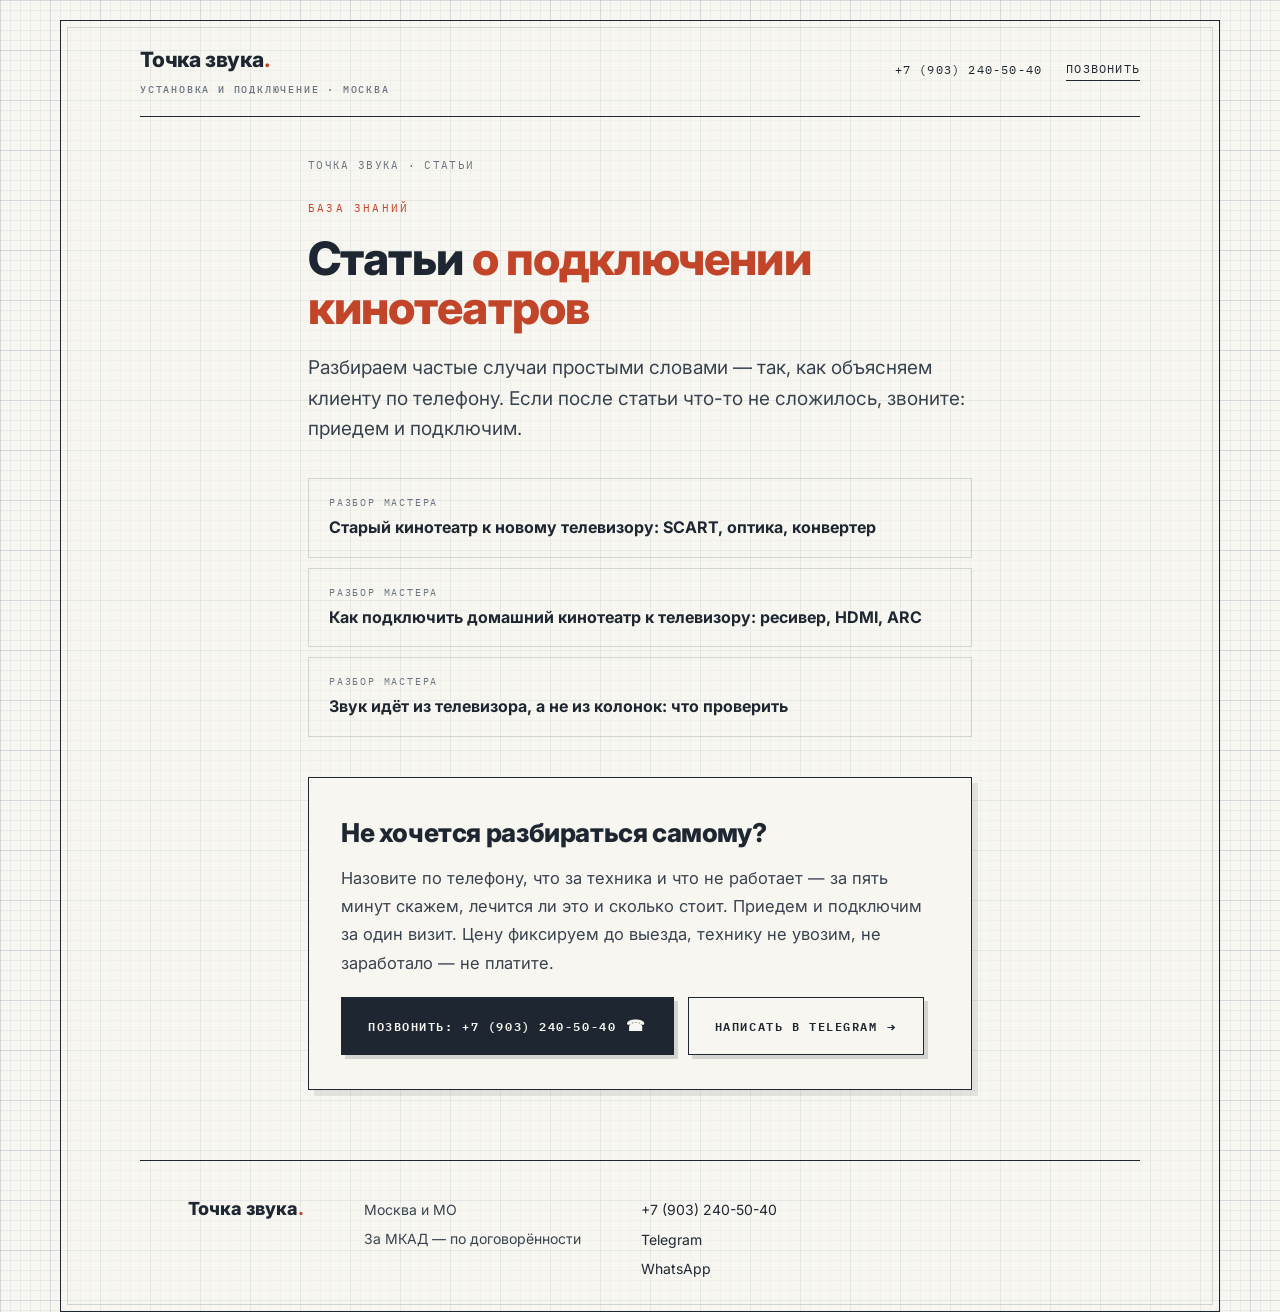
<file: stati/index.html>
<!doctype html>
<html lang="ru">
<head>
<meta charset="utf-8" />
<meta name="viewport" content="width=device-width,initial-scale=1,viewport-fit=cover" />
<title>Статьи о подключении домашних кинотеатров — Точка звука, Москва</title>
<meta name="description" content="Разборы мастера: как подключить домашний кинотеатр к телевизору, подружить старый кинотеатр с новым ТВ, вернуть звук в колонки. Простыми словами, без жаргона.">
<link rel="canonical" href="https://tochka-zvuka.ru/stati/">
<link rel="icon" href="/favicon.ico" sizes="16x16 32x32" type="image/x-icon">
<meta property="og:type" content="website">
<meta property="og:title" content="Статьи о подключении домашних кинотеатров — Точка звука">
<meta property="og:description" content="Разборы мастера: подключение кинотеатра к телевизору, старая техника, звук из колонок.">
<meta property="og:url" content="https://tochka-zvuka.ru/stati/">
<meta property="og:locale" content="ru_RU">
<link rel="preconnect" href="https://fonts.googleapis.com">
<link rel="preconnect" href="https://fonts.gstatic.com" crossorigin>
<link href="https://fonts.googleapis.com/css2?family=Inter:wght@400;500;600;800&family=IBM+Plex+Mono:wght@400;500;600&family=Caveat:wght@500;600&display=swap" rel="stylesheet">
<link rel="stylesheet" href="/stati/article.css">
<!-- Yandex.Metrika counter -->
<script type="text/javascript">
    (function(m,e,t,r,i,k,a){
        m[i]=m[i]||function(){(m[i].a=m[i].a||[]).push(arguments)};
        m[i].l=1*new Date();
        for (var j = 0; j < document.scripts.length; j++) {if (document.scripts[j].src === r) { return; }}
        k=e.createElement(t),a=e.getElementsByTagName(t)[0],k.async=1,k.src=r,a.parentNode.insertBefore(k,a)
    })(window, document,'script','https://mc.yandex.ru/metrika/tag.js?id=110790994', 'ym');
    ym(110790994, 'init', {ssr:true, webvisor:true, clickmap:true, accurateTrackBounce:true, trackLinks:true});
</script>
<noscript><div><img src="https://mc.yandex.ru/watch/110790994" style="position:absolute; left:-9999px;" alt="" /></div></noscript>
<!-- /Yandex.Metrika counter -->
</head>
<body>

<div class="sheet">

  <header class="topbar">
    <a class="masthead" href="/">Точка звука<span class="dot">.</span>
      <small>Установка и подключение · Москва</small>
    </a>
    <div class="meta">
      <a class="phone-num" href="tel:+79032405040">+7 (903) 240-50-40</a>
      <a class="cta" href="tel:+79032405040">Позвонить</a>
    </div>
  </header>

  <div class="wrap">
    <article class="article">
      <div class="crumbs"><a href="/">Точка звука</a> · Статьи</div>
      <div class="label">База знаний</div>
      <h1>Статьи <em>о подключении кинотеатров</em></h1>
      <p class="lede">Разбираем частые случаи простыми словами — так, как объясняем клиенту по телефону. Если после статьи что-то не сложилось, звоните: приедем и подключим.</p>

      <div class="more" style="margin-top:34px;">
        <a href="/stati/staryy-kinoteatr-k-novomu-televizoru.html">
          <span class="mk">Разбор мастера</span>
          <span class="mt">Старый кинотеатр к новому телевизору: SCART, оптика, конвертер</span>
        </a>
        <a href="/stati/kak-podklyuchit-domashniy-kinoteatr-k-televizoru.html">
          <span class="mk">Разбор мастера</span>
          <span class="mt">Как подключить домашний кинотеатр к телевизору: ресивер, HDMI, ARC</span>
        </a>
        <a href="/stati/zvuk-idet-iz-televizora-a-ne-iz-kolonok.html">
          <span class="mk">Разбор мастера</span>
          <span class="mt">Звук идёт из телевизора, а не из колонок: что проверить</span>
        </a>
      </div>

      <div class="cta-box">
        <h2>Не хочется разбираться самому?</h2>
        <p>Назовите по телефону, что за техника и что не работает — за пять минут скажем, лечится ли это и сколько стоит. Приедем и подключим за один визит. Цену фиксируем до выезда, технику не увозим, не заработало — не платите.</p>
        <div class="cta-row">
          <a class="btn fill tel" href="tel:+79032405040">Позвонить: +7 (903) 240-50-40</a>
          <a class="btn" href="https://t.me/vad6277">Написать в Telegram</a>
        </div>
      </div>
    </article>
  </div>

  <footer>
    <div class="brand">Точка звука<span class="dot">.</span></div>
    <div class="col"><span>Москва и МО</span><span>За МКАД — по договорённости</span></div>
    <div class="col">
      <a href="tel:+79032405040">+7 (903) 240-50-40</a>
      <a href="https://t.me/vad6277">Telegram</a>
      <a href="https://wa.me/79032405040">WhatsApp</a>
    </div>
  </footer>

</div><!-- /.sheet -->

<div class="mobile-bar">
  <a class="btn" href="https://t.me/vad6277">Telegram</a>
  <a class="btn fill" href="tel:+79032405040">Позвонить</a>
</div>

<script>
  document.querySelectorAll('a[href^="tel:"]').forEach(a =>
    a.addEventListener('click', () => { if (typeof ym === 'function') ym(110790994, 'reachGoal', 'phone_click'); }));
  document.querySelectorAll('a[href*="wa.me"], a[href*="t.me"]').forEach(a =>
    a.addEventListener('click', () => { if (typeof ym === 'function') ym(110790994, 'reachGoal', 'messenger_click'); }));
</script>
</body>
</html>
</file>
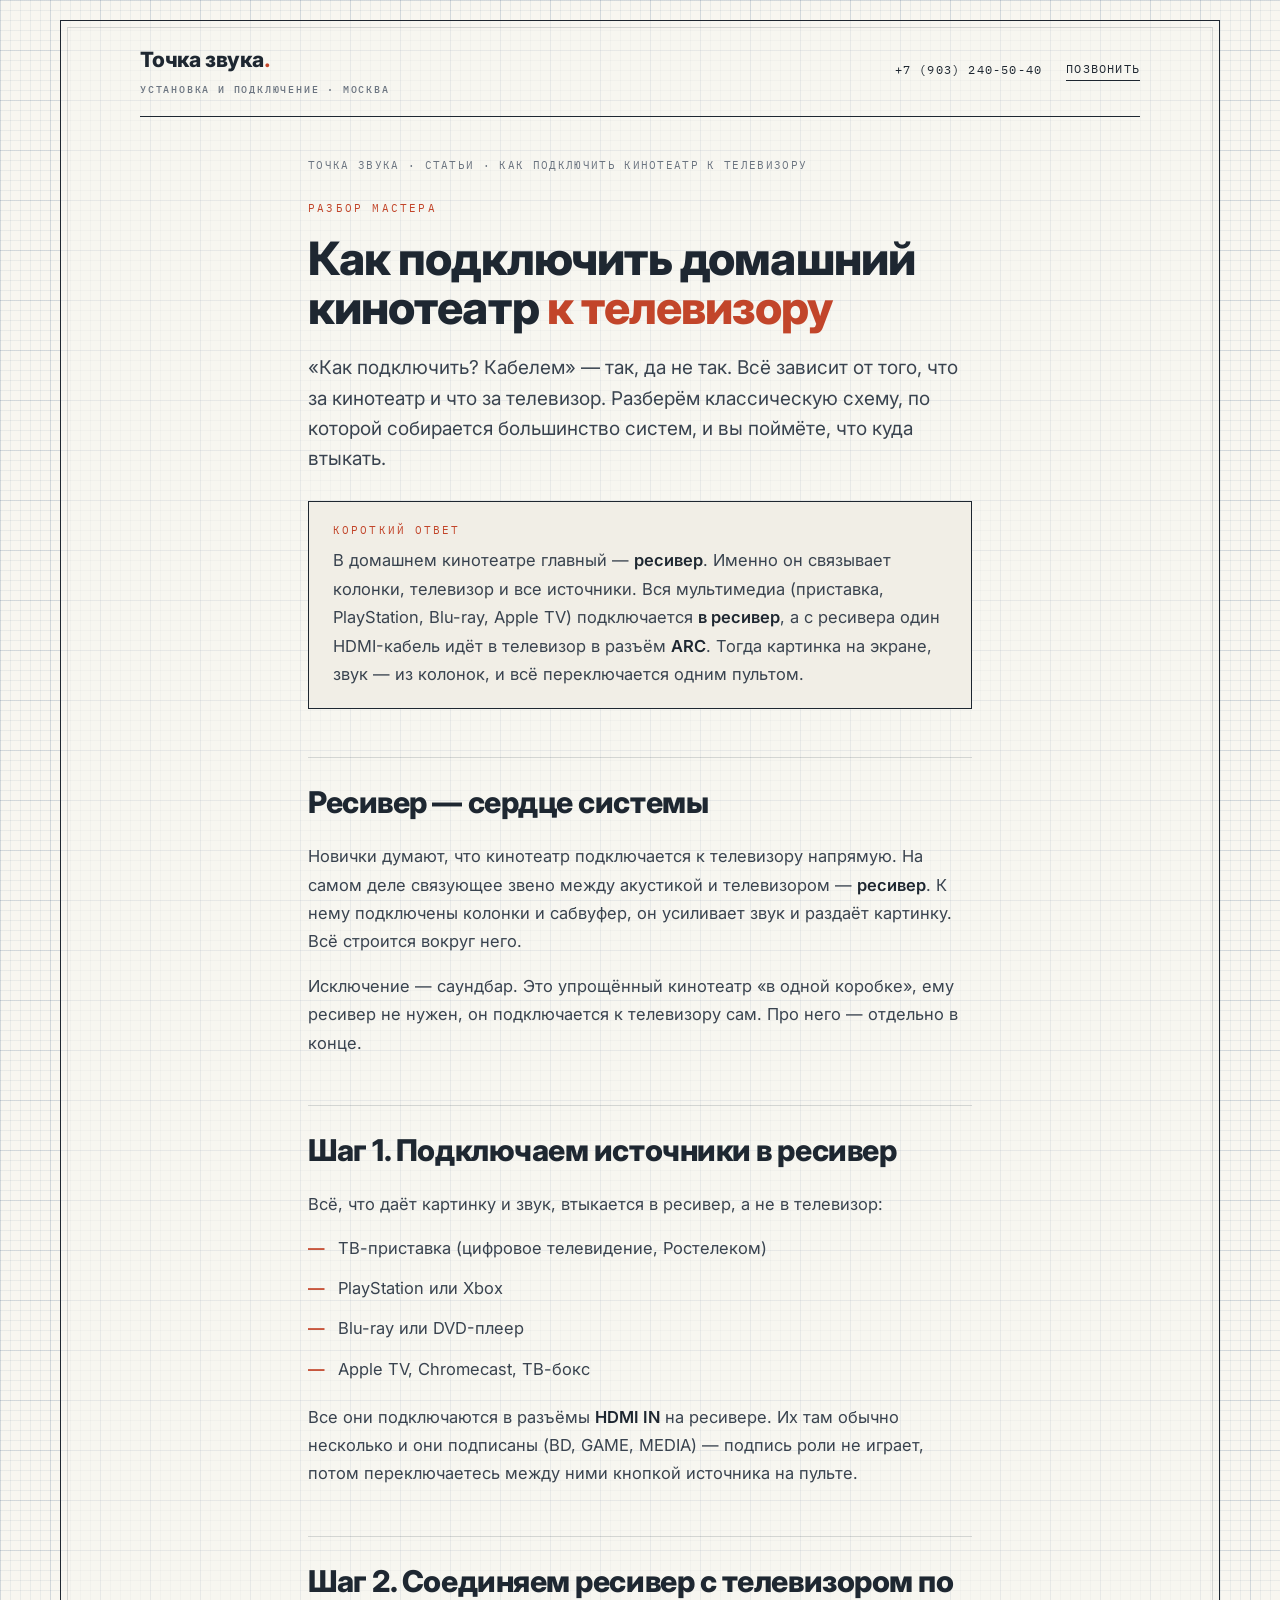
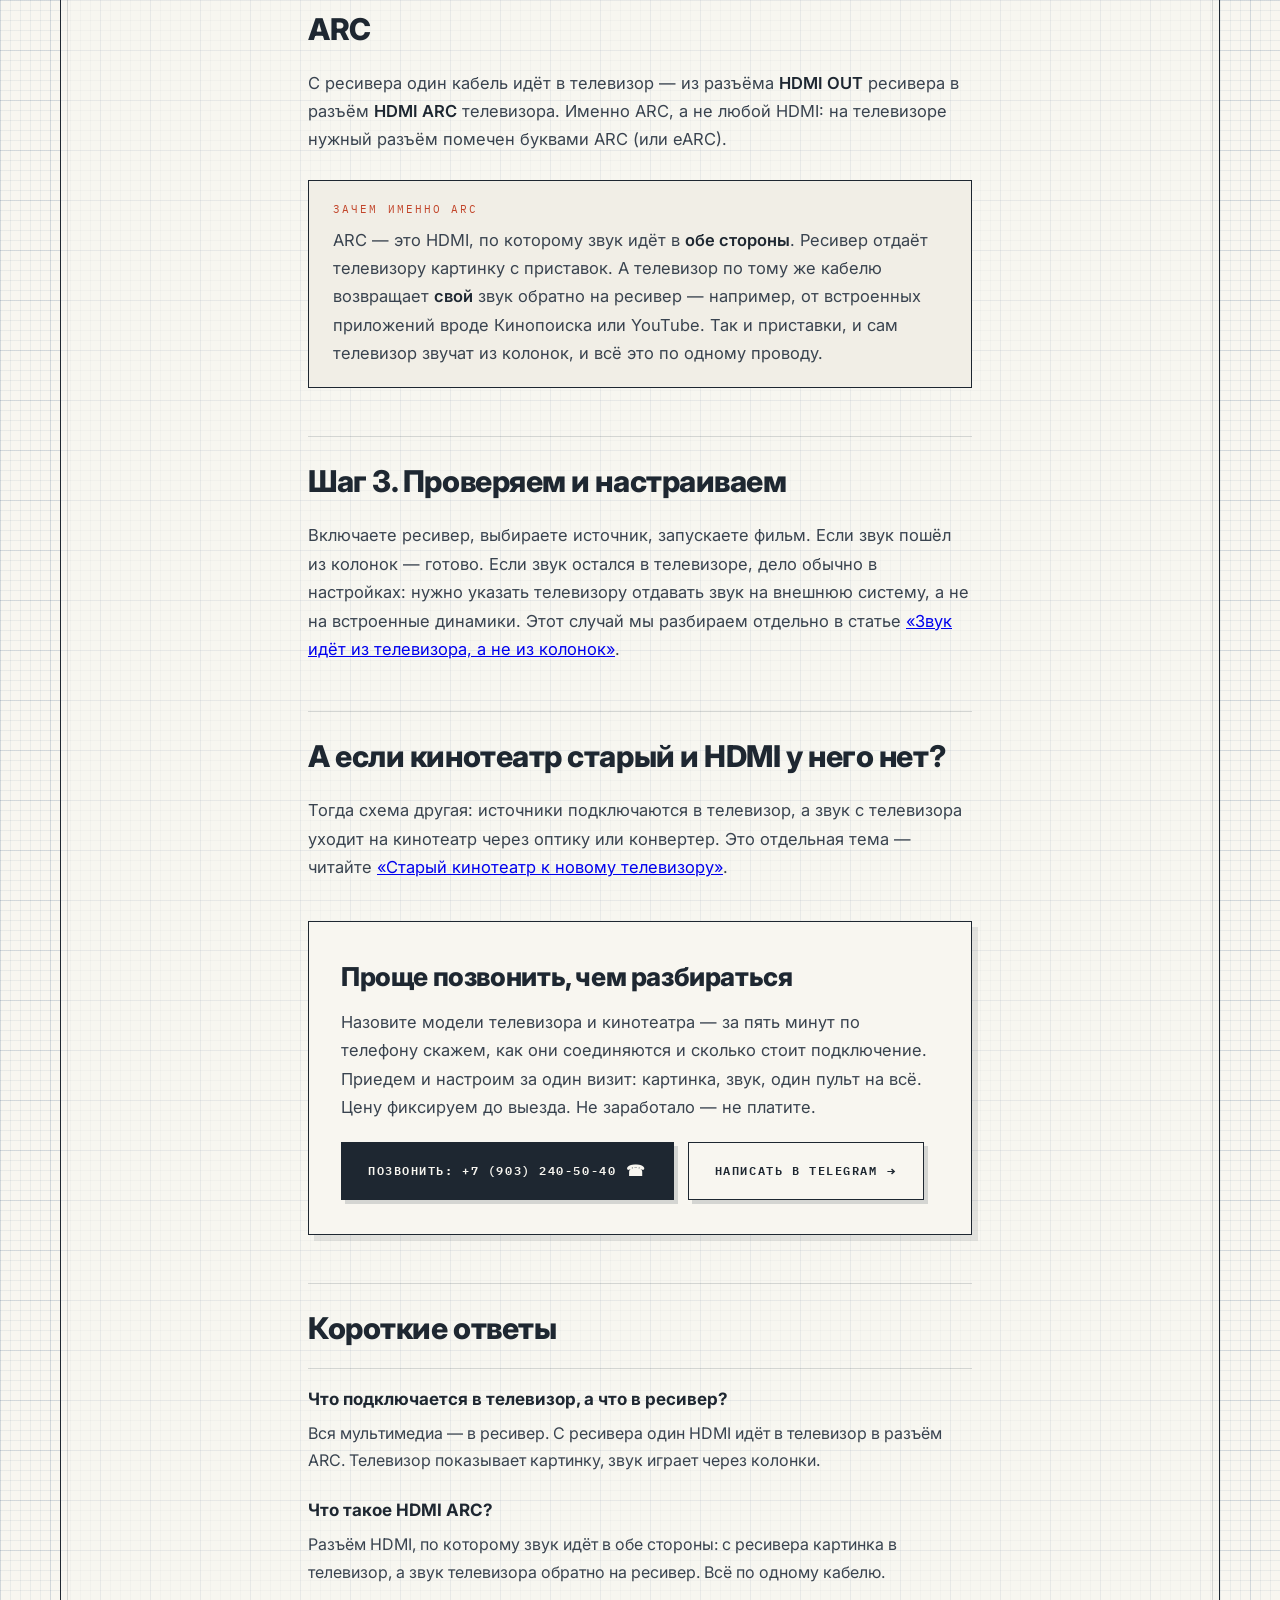
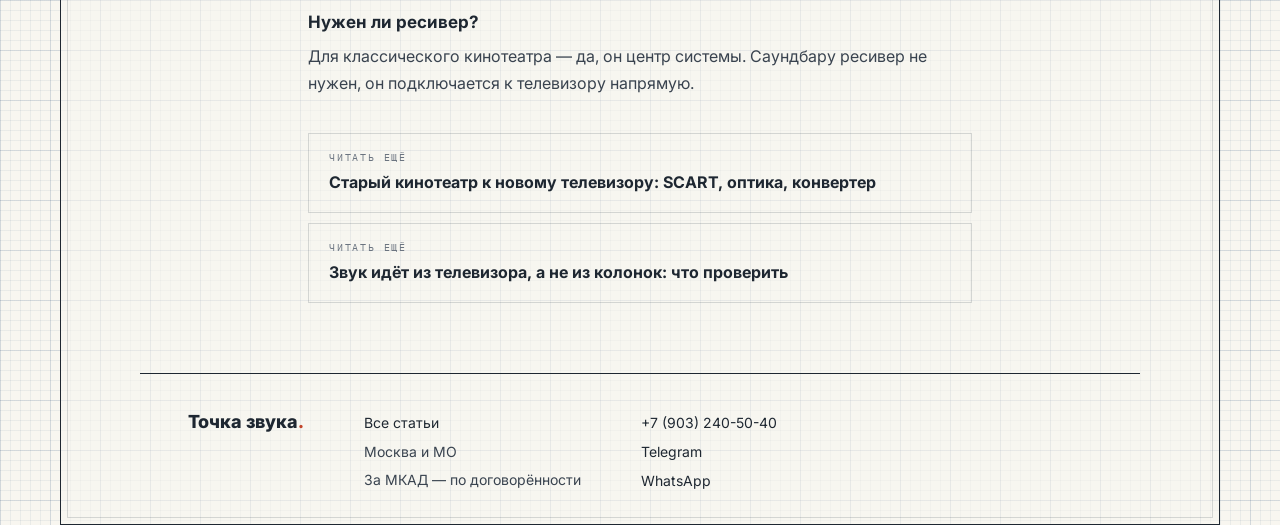
<file: stati/kak-podklyuchit-domashniy-kinoteatr-k-televizoru.html>
<!doctype html>
<html lang="ru">
<head>
<meta charset="utf-8" />
<meta name="viewport" content="width=device-width,initial-scale=1,viewport-fit=cover" />
<title>Как подключить домашний кинотеатр к телевизору: ресивер, HDMI, ARC — простыми словами</title>
<meta name="description" content="Пошагово: как подключить домашний кинотеатр к телевизору через ресивер. Куда втыкать приставку и PlayStation, как звук идёт по HDMI ARC, что подключается первым. Разбор мастера из Москвы.">
<link rel="canonical" href="https://tochka-zvuka.ru/stati/kak-podklyuchit-domashniy-kinoteatr-k-televizoru.html">
<link rel="icon" href="/favicon.ico" sizes="16x16 32x32" type="image/x-icon">
<meta property="og:type" content="article">
<meta property="og:title" content="Как подключить домашний кинотеатр к телевизору">
<meta property="og:description" content="Ресивер как центр системы, HDMI ARC, куда втыкать приставки. Пошаговый разбор мастера.">
<meta property="og:url" content="https://tochka-zvuka.ru/stati/kak-podklyuchit-domashniy-kinoteatr-k-televizoru.html">
<meta property="og:locale" content="ru_RU">
<script type="application/ld+json">
{
  "@context": "https://schema.org",
  "@type": "Article",
  "headline": "Как подключить домашний кинотеатр к телевизору",
  "description": "Пошаговое руководство: домашний кинотеатр подключается к телевизору через ресивер. Мультимедиа втыкается в ресивер, а с ресивера один HDMI идёт в телевизор по ARC.",
  "inLanguage": "ru-RU",
  "author": { "@type": "Person", "name": "Вадим, мастер по установке домашних кинотеатров" },
  "publisher": { "@type": "Organization", "name": "Точка звука", "url": "https://tochka-zvuka.ru/" },
  "mainEntityOfPage": "https://tochka-zvuka.ru/stati/kak-podklyuchit-domashniy-kinoteatr-k-televizoru.html",
  "datePublished": "2026-07-23"
}
</script>
<script type="application/ld+json">
{
  "@context": "https://schema.org",
  "@type": "FAQPage",
  "mainEntity": [
    {
      "@type": "Question",
      "name": "Что подключается в телевизор, а что в ресивер?",
      "acceptedAnswer": { "@type": "Answer", "text": "Если у ресивера есть HDMI-входы, вся мультимедиа (приставка, PlayStation, Blu-ray, Apple TV) втыкается в ресивер. С ресивера один HDMI-кабель идёт в телевизор в разъём с пометкой ARC. Телевизор показывает картинку, звук играет через колонки кинотеатра." }
    },
    {
      "@type": "Question",
      "name": "Что такое HDMI ARC и зачем он нужен?",
      "acceptedAnswer": { "@type": "Answer", "text": "ARC — это разъём HDMI, по которому звук идёт в обе стороны. Ресивер отдаёт в телевизор картинку, а телевизор возвращает по тому же кабелю свой звук (например, встроенные приложения) обратно на ресивер. Поэтому и приставки через ресивер, и звук самого телевизора слышны из колонок по одному кабелю." }
    },
    {
      "@type": "Question",
      "name": "Нужен ли ресивер, чтобы подключить кинотеатр к телевизору?",
      "acceptedAnswer": { "@type": "Answer", "text": "В классическом домашнем кинотеатре ресивер — это центр: к нему подключаются колонки и все источники, он раздаёт звук и картинку. Саундбар работает иначе, ему ресивер не нужен, он подключается к телевизору напрямую через HDMI ARC или оптику." }
    }
  ]
}
</script>
<link rel="preconnect" href="https://fonts.googleapis.com">
<link rel="preconnect" href="https://fonts.gstatic.com" crossorigin>
<link href="https://fonts.googleapis.com/css2?family=Inter:wght@400;500;600;800&family=IBM+Plex+Mono:wght@400;500;600&family=Caveat:wght@500;600&display=swap" rel="stylesheet">
<link rel="stylesheet" href="/stati/article.css">
<!-- Yandex.Metrika counter -->
<script type="text/javascript">
    (function(m,e,t,r,i,k,a){
        m[i]=m[i]||function(){(m[i].a=m[i].a||[]).push(arguments)};
        m[i].l=1*new Date();
        for (var j = 0; j < document.scripts.length; j++) {if (document.scripts[j].src === r) { return; }}
        k=e.createElement(t),a=e.getElementsByTagName(t)[0],k.async=1,k.src=r,a.parentNode.insertBefore(k,a)
    })(window, document,'script','https://mc.yandex.ru/metrika/tag.js?id=110790994', 'ym');
    ym(110790994, 'init', {ssr:true, webvisor:true, clickmap:true, accurateTrackBounce:true, trackLinks:true});
</script>
<noscript><div><img src="https://mc.yandex.ru/watch/110790994" style="position:absolute; left:-9999px;" alt="" /></div></noscript>
<!-- /Yandex.Metrika counter -->
</head>
<body>

<div class="sheet">

  <header class="topbar">
    <a class="masthead" href="/">Точка звука<span class="dot">.</span>
      <small>Установка и подключение · Москва</small>
    </a>
    <div class="meta">
      <a class="phone-num" href="tel:+79032405040">+7 (903) 240-50-40</a>
      <a class="cta" href="tel:+79032405040">Позвонить</a>
    </div>
  </header>

  <div class="wrap">
    <article class="article">
      <div class="crumbs"><a href="/">Точка звука</a> · <a href="/stati/">Статьи</a> · Как подключить кинотеатр к телевизору</div>
      <div class="label">Разбор мастера</div>
      <h1>Как подключить домашний кинотеатр <em>к телевизору</em></h1>

      <p class="lede">«Как подключить? Кабелем» — так, да не так. Всё зависит от того, что за кинотеатр и что за телевизор. Разберём классическую схему, по которой собирается большинство систем, и вы поймёте, что куда втыкать.</p>

      <div class="callout">
        <div class="k">Короткий ответ</div>
        <p>В домашнем кинотеатре главный — <strong>ресивер</strong>. Именно он связывает колонки, телевизор и все источники. Вся мультимедиа (приставка, PlayStation, Blu-ray, Apple TV) подключается <strong>в ресивер</strong>, а с ресивера один HDMI-кабель идёт в телевизор в разъём <strong>ARC</strong>. Тогда картинка на экране, звук — из колонок, и всё переключается одним пультом.</p>
      </div>

      <h2>Ресивер — сердце системы</h2>
      <p>Новички думают, что кинотеатр подключается к телевизору напрямую. На самом деле связующее звено между акустикой и телевизором — <strong>ресивер</strong>. К нему подключены колонки и сабвуфер, он усиливает звук и раздаёт картинку. Всё строится вокруг него.</p>
      <p>Исключение — саундбар. Это упрощённый кинотеатр «в одной коробке», ему ресивер не нужен, он подключается к телевизору сам. Про него — отдельно в конце.</p>

      <h2>Шаг 1. Подключаем источники в ресивер</h2>
      <p>Всё, что даёт картинку и звук, втыкается в ресивер, а не в телевизор:</p>
      <ul>
        <li>ТВ-приставка (цифровое телевидение, Ростелеком)</li>
        <li>PlayStation или Xbox</li>
        <li>Blu-ray или DVD-плеер</li>
        <li>Apple TV, Chromecast, ТВ-бокс</li>
      </ul>
      <p>Все они подключаются в разъёмы <strong>HDMI IN</strong> на ресивере. Их там обычно несколько и они подписаны (BD, GAME, MEDIA) — подпись роли не играет, потом переключаетесь между ними кнопкой источника на пульте.</p>

      <h2>Шаг 2. Соединяем ресивер с телевизором по ARC</h2>
      <p>С ресивера один кабель идёт в телевизор — из разъёма <strong>HDMI OUT</strong> ресивера в разъём <strong>HDMI ARC</strong> телевизора. Именно ARC, а не любой HDMI: на телевизоре нужный разъём помечен буквами ARC (или eARC).</p>
      <div class="callout">
        <div class="k">Зачем именно ARC</div>
        <p>ARC — это HDMI, по которому звук идёт в <strong>обе стороны</strong>. Ресивер отдаёт телевизору картинку с приставок. А телевизор по тому же кабелю возвращает <strong>свой</strong> звук обратно на ресивер — например, от встроенных приложений вроде Кинопоиска или YouTube. Так и приставки, и сам телевизор звучат из колонок, и всё это по одному проводу.</p>
      </div>

      <h2>Шаг 3. Проверяем и настраиваем</h2>
      <p>Включаете ресивер, выбираете источник, запускаете фильм. Если звук пошёл из колонок — готово. Если звук остался в телевизоре, дело обычно в настройках: нужно указать телевизору отдавать звук на внешнюю систему, а не на встроенные динамики. Этот случай мы разбираем отдельно в статье <a href="/stati/zvuk-idet-iz-televizora-a-ne-iz-kolonok.html">«Звук идёт из телевизора, а не из колонок»</a>.</p>

      <h2>А если кинотеатр старый и HDMI у него нет?</h2>
      <p>Тогда схема другая: источники подключаются в телевизор, а звук с телевизора уходит на кинотеатр через оптику или конвертер. Это отдельная тема — читайте <a href="/stati/staryy-kinoteatr-k-novomu-televizoru.html">«Старый кинотеатр к новому телевизору»</a>.</p>

      <div class="cta-box">
        <h2>Проще позвонить, чем разбираться</h2>
        <p>Назовите модели телевизора и кинотеатра — за пять минут по телефону скажем, как они соединяются и сколько стоит подключение. Приедем и настроим за один визит: картинка, звук, один пульт на всё. Цену фиксируем до выезда. Не заработало — не платите.</p>
        <div class="cta-row">
          <a class="btn fill tel" href="tel:+79032405040">Позвонить: +7 (903) 240-50-40</a>
          <a class="btn" href="https://t.me/vad6277">Написать в Telegram</a>
        </div>
      </div>

      <h2>Короткие ответы</h2>
      <div class="qa">
        <p class="q">Что подключается в телевизор, а что в ресивер?</p>
        <p class="a">Вся мультимедиа — в ресивер. С ресивера один HDMI идёт в телевизор в разъём ARC. Телевизор показывает картинку, звук играет через колонки.</p>
        <p class="q">Что такое HDMI ARC?</p>
        <p class="a">Разъём HDMI, по которому звук идёт в обе стороны: с ресивера картинка в телевизор, а звук телевизора обратно на ресивер. Всё по одному кабелю.</p>
        <p class="q">Нужен ли ресивер?</p>
        <p class="a">Для классического кинотеатра — да, он центр системы. Саундбару ресивер не нужен, он подключается к телевизору напрямую.</p>
      </div>

      <div class="more">
        <a href="/stati/staryy-kinoteatr-k-novomu-televizoru.html">
          <span class="mk">Читать ещё</span>
          <span class="mt">Старый кинотеатр к новому телевизору: SCART, оптика, конвертер</span>
        </a>
        <a href="/stati/zvuk-idet-iz-televizora-a-ne-iz-kolonok.html">
          <span class="mk">Читать ещё</span>
          <span class="mt">Звук идёт из телевизора, а не из колонок: что проверить</span>
        </a>
      </div>
    </article>
  </div>

  <footer>
    <div class="brand">Точка звука<span class="dot">.</span></div>
    <div class="col"><a href="/stati/">Все статьи</a><span>Москва и МО</span><span>За МКАД — по договорённости</span></div>
    <div class="col">
      <a href="tel:+79032405040">+7 (903) 240-50-40</a>
      <a href="https://t.me/vad6277">Telegram</a>
      <a href="https://wa.me/79032405040">WhatsApp</a>
    </div>
  </footer>

</div><!-- /.sheet -->

<div class="mobile-bar">
  <a class="btn" href="https://t.me/vad6277">Telegram</a>
  <a class="btn fill" href="tel:+79032405040">Позвонить</a>
</div>

<script>
  document.querySelectorAll('a[href^="tel:"]').forEach(a =>
    a.addEventListener('click', () => { if (typeof ym === 'function') ym(110790994, 'reachGoal', 'phone_click'); }));
  document.querySelectorAll('a[href*="wa.me"], a[href*="t.me"]').forEach(a =>
    a.addEventListener('click', () => { if (typeof ym === 'function') ym(110790994, 'reachGoal', 'messenger_click'); }));
</script>
</body>
</html>
</file>
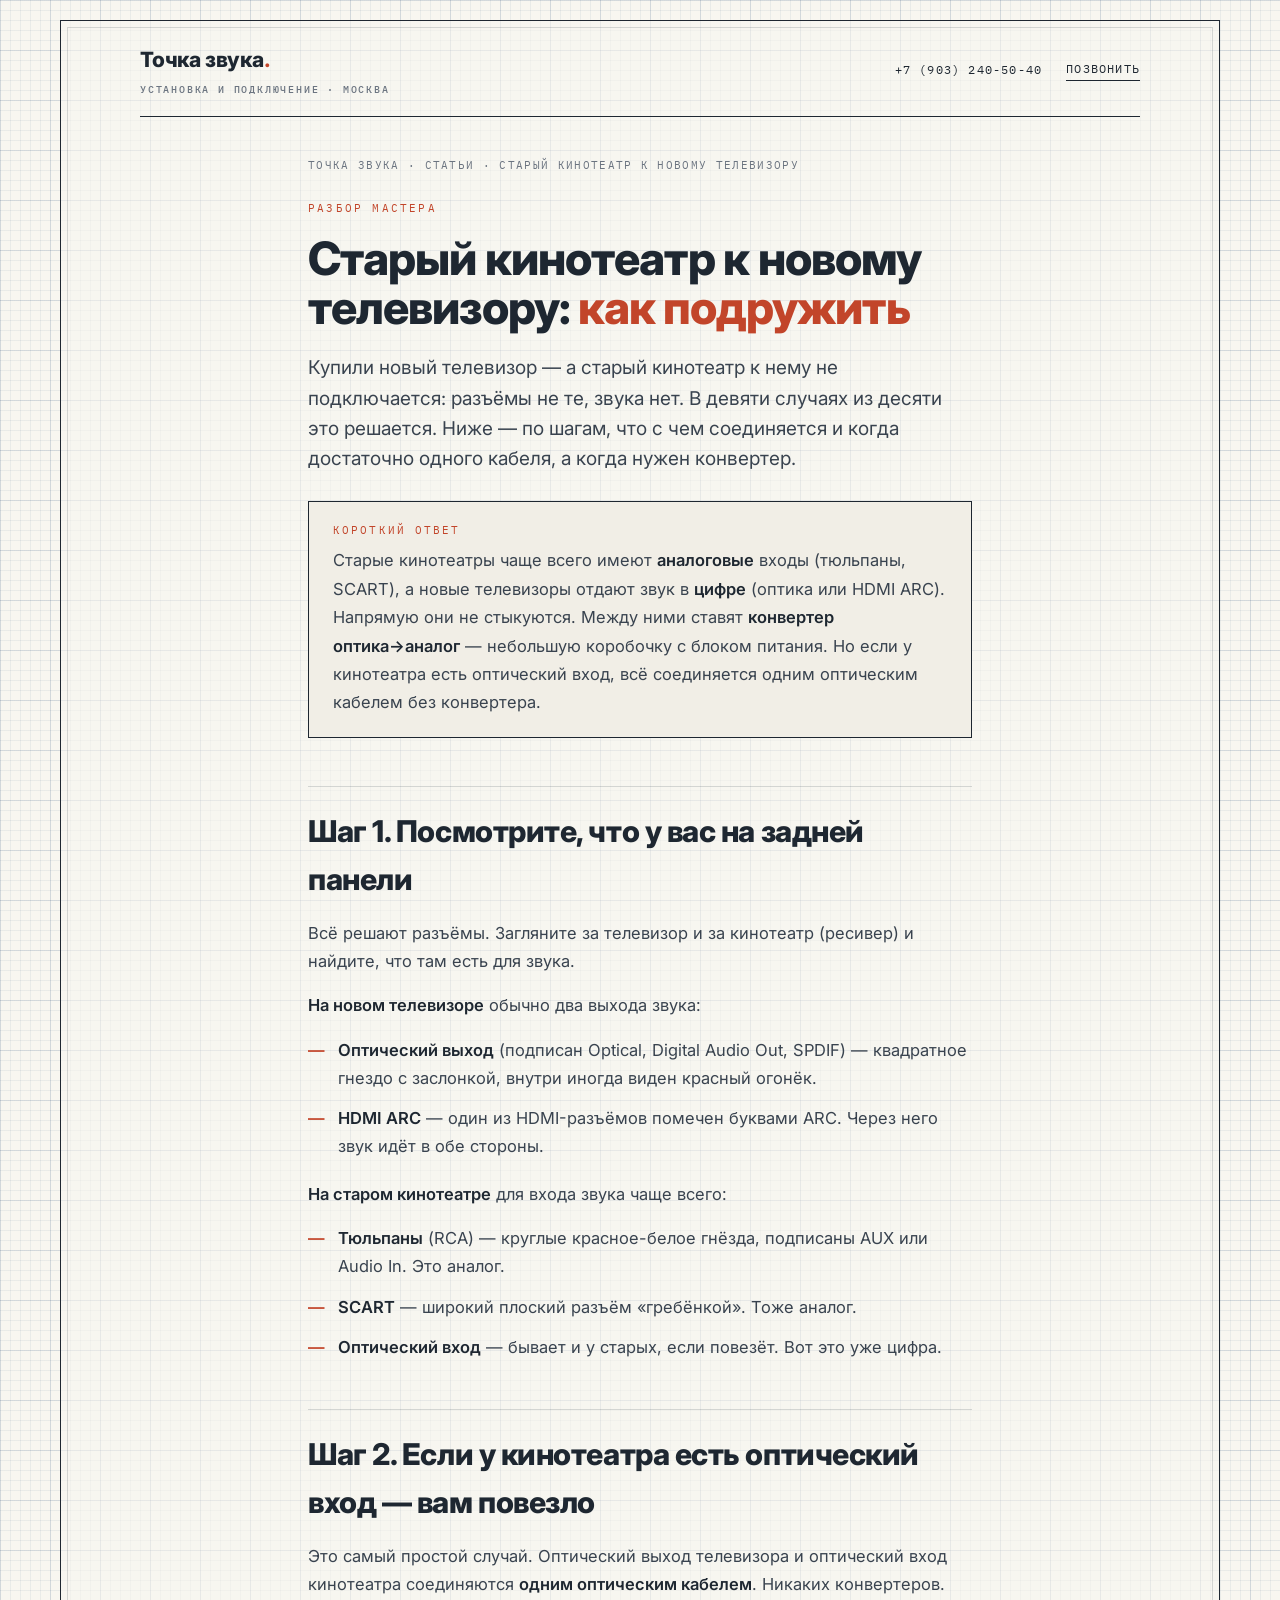
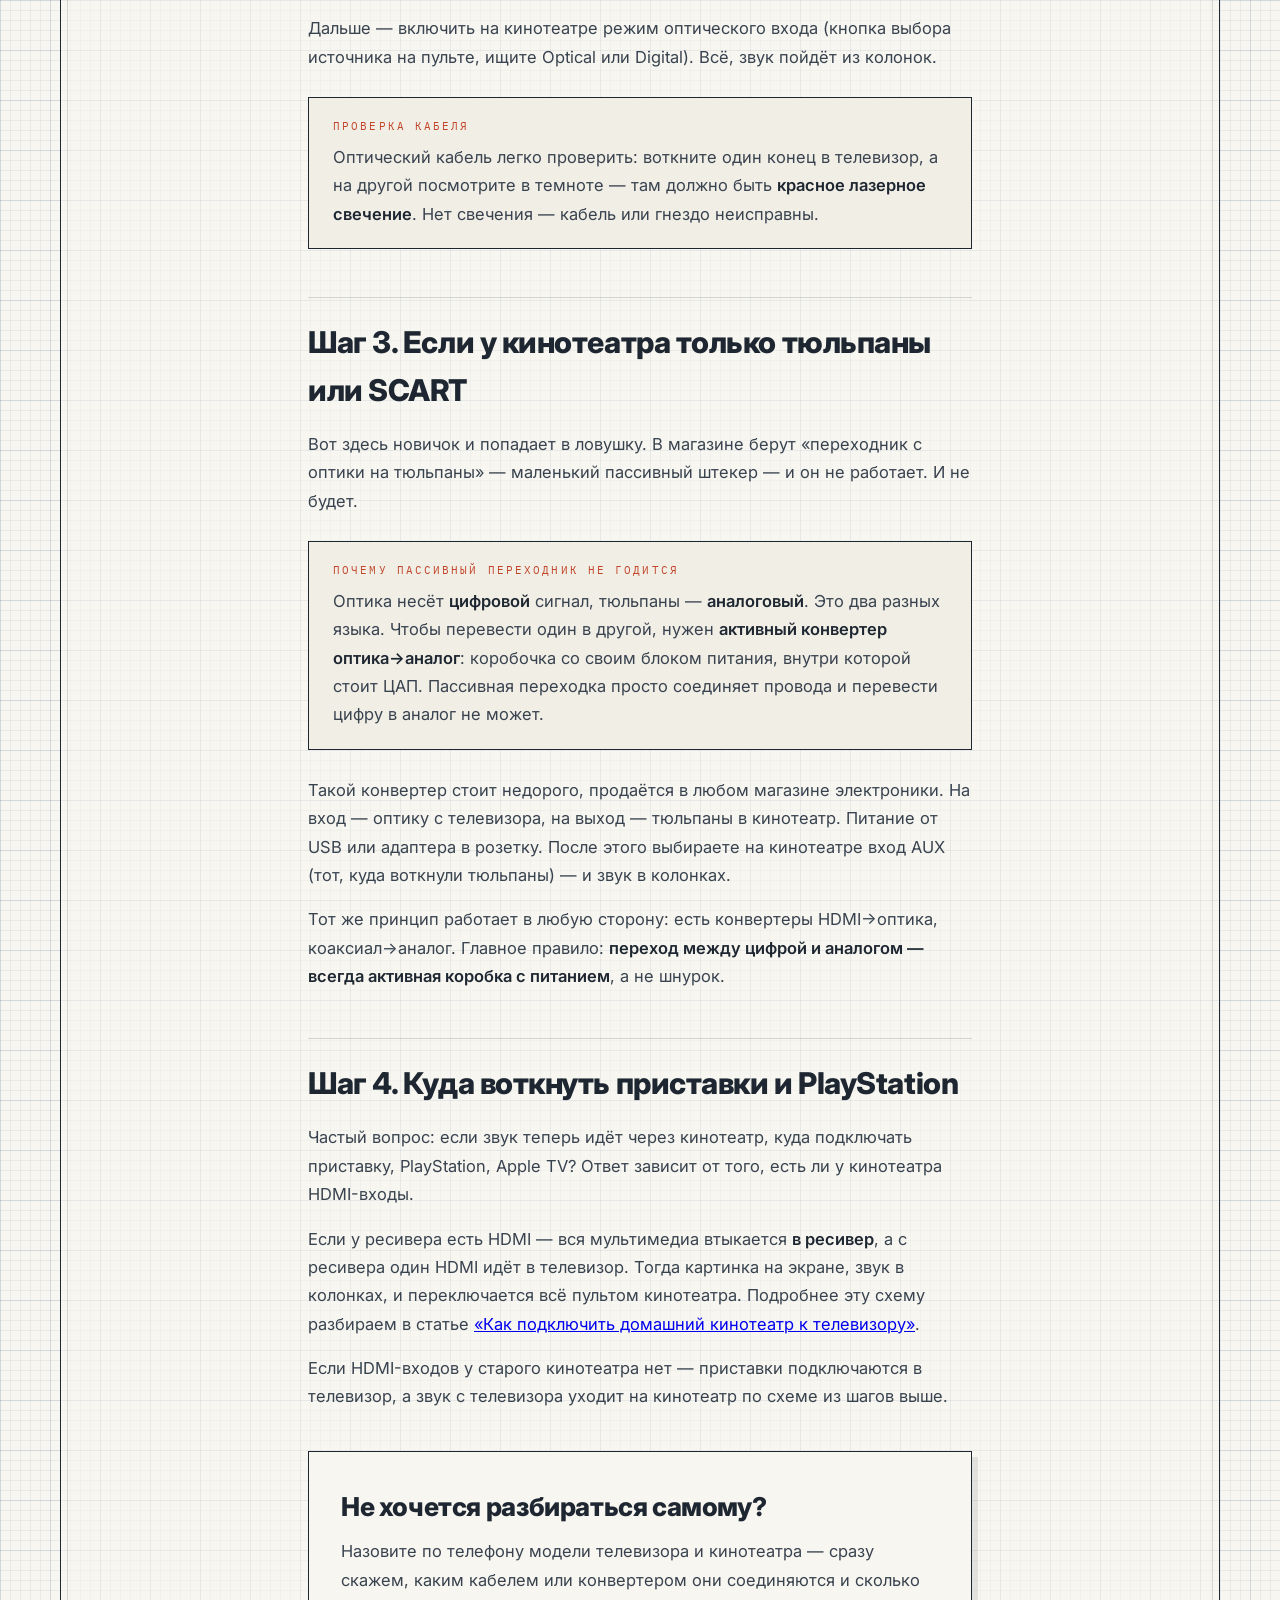
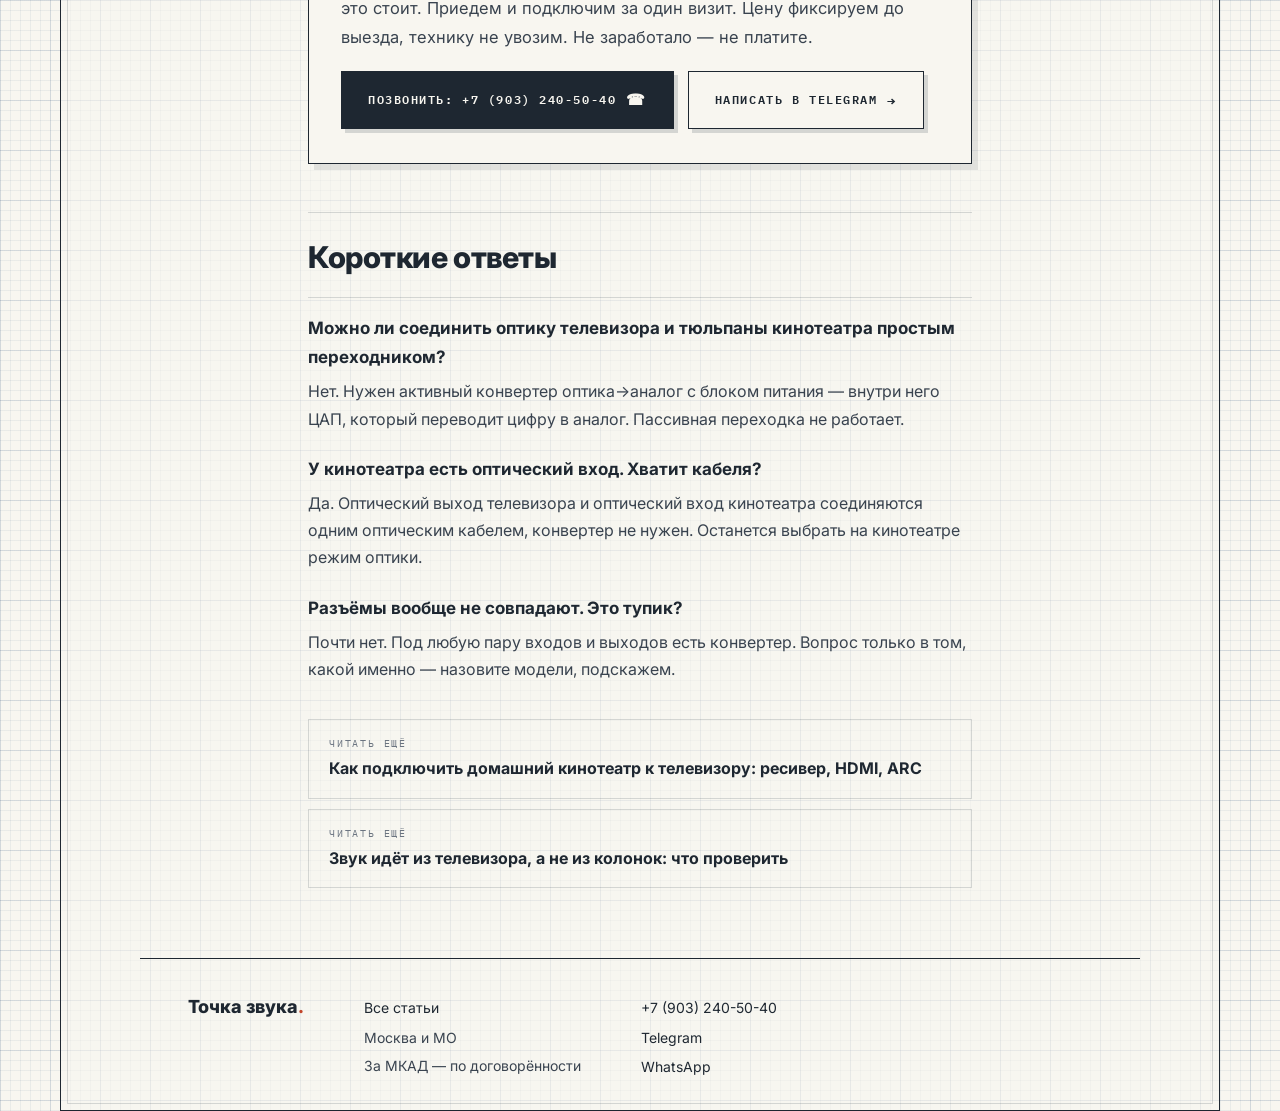
<file: stati/staryy-kinoteatr-k-novomu-televizoru.html>
<!doctype html>
<html lang="ru">
<head>
<meta charset="utf-8" />
<meta name="viewport" content="width=device-width,initial-scale=1,viewport-fit=cover" />
<title>Как подключить старый домашний кинотеатр к новому телевизору: SCART, оптика, тюльпаны, HDMI ARC</title>
<meta name="description" content="Новый телевизор не дружит со старым кинотеатром? Разбираем по шагам: какие входы бывают, когда нужен конвертер оптика-аналог с питанием, а когда хватит одного кабеля. Мастер в Москве.">
<link rel="canonical" href="https://tochka-zvuka.ru/stati/staryy-kinoteatr-k-novomu-televizoru.html">
<link rel="icon" href="/favicon.ico" sizes="16x16 32x32" type="image/x-icon">
<meta property="og:type" content="article">
<meta property="og:title" content="Старый кинотеатр к новому телевизору: как подружить">
<meta property="og:description" content="SCART, оптика, тюльпаны, HDMI ARC — что с чем соединяется и когда нужен конвертер с питанием. Разбор мастера.">
<meta property="og:url" content="https://tochka-zvuka.ru/stati/staryy-kinoteatr-k-novomu-televizoru.html">
<meta property="og:locale" content="ru_RU">
<script type="application/ld+json">
{
  "@context": "https://schema.org",
  "@type": "Article",
  "headline": "Как подключить старый домашний кинотеатр к новому телевизору",
  "description": "Разбор способов подключения старого домашнего кинотеатра с аналоговыми входами к современному телевизору: SCART, оптика, тюльпаны, HDMI ARC, конвертер оптика-аналог.",
  "inLanguage": "ru-RU",
  "author": { "@type": "Person", "name": "Вадим, мастер по установке домашних кинотеатров" },
  "publisher": { "@type": "Organization", "name": "Точка звука", "url": "https://tochka-zvuka.ru/" },
  "mainEntityOfPage": "https://tochka-zvuka.ru/stati/staryy-kinoteatr-k-novomu-televizoru.html",
  "datePublished": "2026-07-23"
}
</script>
<script type="application/ld+json">
{
  "@context": "https://schema.org",
  "@type": "FAQPage",
  "mainEntity": [
    {
      "@type": "Question",
      "name": "Можно ли соединить оптический выход телевизора с тюльпанами старого кинотеатра простым переходником?",
      "acceptedAnswer": { "@type": "Answer", "text": "Нет. Оптика передаёт цифровой сигнал, а тюльпаны (RCA) — аналоговый. Пассивный переходник тут не работает. Нужен активный конвертер оптика-аналог со своим блоком питания: внутри него стоит ЦАП, который превращает цифру в аналог." }
    },
    {
      "@type": "Question",
      "name": "У старого кинотеатра есть оптический вход. Хватит одного кабеля?",
      "acceptedAnswer": { "@type": "Answer", "text": "Часто да. Если на телевизоре есть оптический выход (Optical Out), а на кинотеатре — оптический вход, их соединяет один оптический кабель без всяких конвертеров. Останется выбрать в меню кинотеатра режим оптического входа." }
    },
    {
      "@type": "Question",
      "name": "Что делать, если разъёмы телевизора и кинотеатра вообще не совпадают?",
      "acceptedAnswer": { "@type": "Answer", "text": "Почти любую пару входов и выходов можно свести конвертером: оптика-аналог, HDMI-оптика, коаксиал-аналог. Вопрос только в том, какой именно нужен и с каким питанием. Назовите модели телевизора и кинотеатра по телефону — подскажем, что понадобится." }
    }
  ]
}
</script>
<link rel="preconnect" href="https://fonts.googleapis.com">
<link rel="preconnect" href="https://fonts.gstatic.com" crossorigin>
<link href="https://fonts.googleapis.com/css2?family=Inter:wght@400;500;600;800&family=IBM+Plex+Mono:wght@400;500;600&family=Caveat:wght@500;600&display=swap" rel="stylesheet">
<link rel="stylesheet" href="/stati/article.css">
<!-- Yandex.Metrika counter -->
<script type="text/javascript">
    (function(m,e,t,r,i,k,a){
        m[i]=m[i]||function(){(m[i].a=m[i].a||[]).push(arguments)};
        m[i].l=1*new Date();
        for (var j = 0; j < document.scripts.length; j++) {if (document.scripts[j].src === r) { return; }}
        k=e.createElement(t),a=e.getElementsByTagName(t)[0],k.async=1,k.src=r,a.parentNode.insertBefore(k,a)
    })(window, document,'script','https://mc.yandex.ru/metrika/tag.js?id=110790994', 'ym');
    ym(110790994, 'init', {ssr:true, webvisor:true, clickmap:true, accurateTrackBounce:true, trackLinks:true});
</script>
<noscript><div><img src="https://mc.yandex.ru/watch/110790994" style="position:absolute; left:-9999px;" alt="" /></div></noscript>
<!-- /Yandex.Metrika counter -->
</head>
<body>

<div class="sheet">

  <header class="topbar">
    <a class="masthead" href="/">Точка звука<span class="dot">.</span>
      <small>Установка и подключение · Москва</small>
    </a>
    <div class="meta">
      <a class="phone-num" href="tel:+79032405040">+7 (903) 240-50-40</a>
      <a class="cta" href="tel:+79032405040">Позвонить</a>
    </div>
  </header>

  <div class="wrap">
    <article class="article">
      <div class="crumbs"><a href="/">Точка звука</a> · <a href="/stati/">Статьи</a> · Старый кинотеатр к новому телевизору</div>
      <div class="label">Разбор мастера</div>
      <h1>Старый кинотеатр к новому телевизору: <em>как подружить</em></h1>

      <p class="lede">Купили новый телевизор — а старый кинотеатр к нему не подключается: разъёмы не те, звука нет. В девяти случаях из десяти это решается. Ниже — по шагам, что с чем соединяется и когда достаточно одного кабеля, а когда нужен конвертер.</p>

      <div class="callout">
        <div class="k">Короткий ответ</div>
        <p>Старые кинотеатры чаще всего имеют <strong>аналоговые</strong> входы (тюльпаны, SCART), а новые телевизоры отдают звук в <strong>цифре</strong> (оптика или HDMI ARC). Напрямую они не стыкуются. Между ними ставят <strong>конвертер оптика→аналог</strong> — небольшую коробочку с блоком питания. Но если у кинотеатра есть оптический вход, всё соединяется одним оптическим кабелем без конвертера.</p>
      </div>

      <h2>Шаг 1. Посмотрите, что у вас на задней панели</h2>
      <p>Всё решают разъёмы. Загляните за телевизор и за кинотеатр (ресивер) и найдите, что там есть для звука.</p>
      <p><strong>На новом телевизоре</strong> обычно два выхода звука:</p>
      <ul>
        <li><strong>Оптический выход</strong> (подписан Optical, Digital Audio Out, SPDIF) — квадратное гнездо с заслонкой, внутри иногда виден красный огонёк.</li>
        <li><strong>HDMI ARC</strong> — один из HDMI-разъёмов помечен буквами ARC. Через него звук идёт в обе стороны.</li>
      </ul>
      <p><strong>На старом кинотеатре</strong> для входа звука чаще всего:</p>
      <ul>
        <li><strong>Тюльпаны</strong> (RCA) — круглые красное-белое гнёзда, подписаны AUX или Audio In. Это аналог.</li>
        <li><strong>SCART</strong> — широкий плоский разъём «гребёнкой». Тоже аналог.</li>
        <li><strong>Оптический вход</strong> — бывает и у старых, если повезёт. Вот это уже цифра.</li>
      </ul>

      <h2>Шаг 2. Если у кинотеатра есть оптический вход — вам повезло</h2>
      <p>Это самый простой случай. Оптический выход телевизора и оптический вход кинотеатра соединяются <strong>одним оптическим кабелем</strong>. Никаких конвертеров.</p>
      <p>Дальше — включить на кинотеатре режим оптического входа (кнопка выбора источника на пульте, ищите Optical или Digital). Всё, звук пойдёт из колонок.</p>
      <div class="callout">
        <div class="k">Проверка кабеля</div>
        <p>Оптический кабель легко проверить: воткните один конец в телевизор, а на другой посмотрите в темноте — там должно быть <strong>красное лазерное свечение</strong>. Нет свечения — кабель или гнездо неисправны.</p>
      </div>

      <h2>Шаг 3. Если у кинотеатра только тюльпаны или SCART</h2>
      <p>Вот здесь новичок и попадает в ловушку. В магазине берут «переходник с оптики на тюльпаны» — маленький пассивный штекер — и он не работает. И не будет.</p>
      <div class="callout">
        <div class="k">Почему пассивный переходник не годится</div>
        <p>Оптика несёт <strong>цифровой</strong> сигнал, тюльпаны — <strong>аналоговый</strong>. Это два разных языка. Чтобы перевести один в другой, нужен <strong>активный конвертер оптика→аналог</strong>: коробочка со своим блоком питания, внутри которой стоит ЦАП. Пассивная переходка просто соединяет провода и перевести цифру в аналог не может.</p>
      </div>
      <p>Такой конвертер стоит недорого, продаётся в любом магазине электроники. На вход — оптику с телевизора, на выход — тюльпаны в кинотеатр. Питание от USB или адаптера в розетку. После этого выбираете на кинотеатре вход AUX (тот, куда воткнули тюльпаны) — и звук в колонках.</p>
      <p>Тот же принцип работает в любую сторону: есть конвертеры HDMI→оптика, коаксиал→аналог. Главное правило: <strong>переход между цифрой и аналогом — всегда активная коробка с питанием</strong>, а не шнурок.</p>

      <h2>Шаг 4. Куда воткнуть приставки и PlayStation</h2>
      <p>Частый вопрос: если звук теперь идёт через кинотеатр, куда подключать приставку, PlayStation, Apple TV? Ответ зависит от того, есть ли у кинотеатра HDMI-входы.</p>
      <p>Если у ресивера есть HDMI — вся мультимедиа втыкается <strong>в ресивер</strong>, а с ресивера один HDMI идёт в телевизор. Тогда картинка на экране, звук в колонках, и переключается всё пультом кинотеатра. Подробнее эту схему разбираем в статье <a href="/stati/kak-podklyuchit-domashniy-kinoteatr-k-televizoru.html">«Как подключить домашний кинотеатр к телевизору»</a>.</p>
      <p>Если HDMI-входов у старого кинотеатра нет — приставки подключаются в телевизор, а звук с телевизора уходит на кинотеатр по схеме из шагов выше.</p>

      <div class="cta-box">
        <h2>Не хочется разбираться самому?</h2>
        <p>Назовите по телефону модели телевизора и кинотеатра — сразу скажем, каким кабелем или конвертером они соединяются и сколько это стоит. Приедем и подключим за один визит. Цену фиксируем до выезда, технику не увозим. Не заработало — не платите.</p>
        <div class="cta-row">
          <a class="btn fill tel" href="tel:+79032405040">Позвонить: +7 (903) 240-50-40</a>
          <a class="btn" href="https://t.me/vad6277">Написать в Telegram</a>
        </div>
      </div>

      <h2>Короткие ответы</h2>
      <div class="qa">
        <p class="q">Можно ли соединить оптику телевизора и тюльпаны кинотеатра простым переходником?</p>
        <p class="a">Нет. Нужен активный конвертер оптика→аналог с блоком питания — внутри него ЦАП, который переводит цифру в аналог. Пассивная переходка не работает.</p>
        <p class="q">У кинотеатра есть оптический вход. Хватит кабеля?</p>
        <p class="a">Да. Оптический выход телевизора и оптический вход кинотеатра соединяются одним оптическим кабелем, конвертер не нужен. Останется выбрать на кинотеатре режим оптики.</p>
        <p class="q">Разъёмы вообще не совпадают. Это тупик?</p>
        <p class="a">Почти нет. Под любую пару входов и выходов есть конвертер. Вопрос только в том, какой именно — назовите модели, подскажем.</p>
      </div>

      <div class="more">
        <a href="/stati/kak-podklyuchit-domashniy-kinoteatr-k-televizoru.html">
          <span class="mk">Читать ещё</span>
          <span class="mt">Как подключить домашний кинотеатр к телевизору: ресивер, HDMI, ARC</span>
        </a>
        <a href="/stati/zvuk-idet-iz-televizora-a-ne-iz-kolonok.html">
          <span class="mk">Читать ещё</span>
          <span class="mt">Звук идёт из телевизора, а не из колонок: что проверить</span>
        </a>
      </div>
    </article>
  </div>

  <footer>
    <div class="brand">Точка звука<span class="dot">.</span></div>
    <div class="col"><a href="/stati/">Все статьи</a><span>Москва и МО</span><span>За МКАД — по договорённости</span></div>
    <div class="col">
      <a href="tel:+79032405040">+7 (903) 240-50-40</a>
      <a href="https://t.me/vad6277">Telegram</a>
      <a href="https://wa.me/79032405040">WhatsApp</a>
    </div>
  </footer>

</div><!-- /.sheet -->

<div class="mobile-bar">
  <a class="btn" href="https://t.me/vad6277">Telegram</a>
  <a class="btn fill" href="tel:+79032405040">Позвонить</a>
</div>

<script>
  document.querySelectorAll('a[href^="tel:"]').forEach(a =>
    a.addEventListener('click', () => { if (typeof ym === 'function') ym(110790994, 'reachGoal', 'phone_click'); }));
  document.querySelectorAll('a[href*="wa.me"], a[href*="t.me"]').forEach(a =>
    a.addEventListener('click', () => { if (typeof ym === 'function') ym(110790994, 'reachGoal', 'messenger_click'); }));
</script>
</body>
</html>
</file>
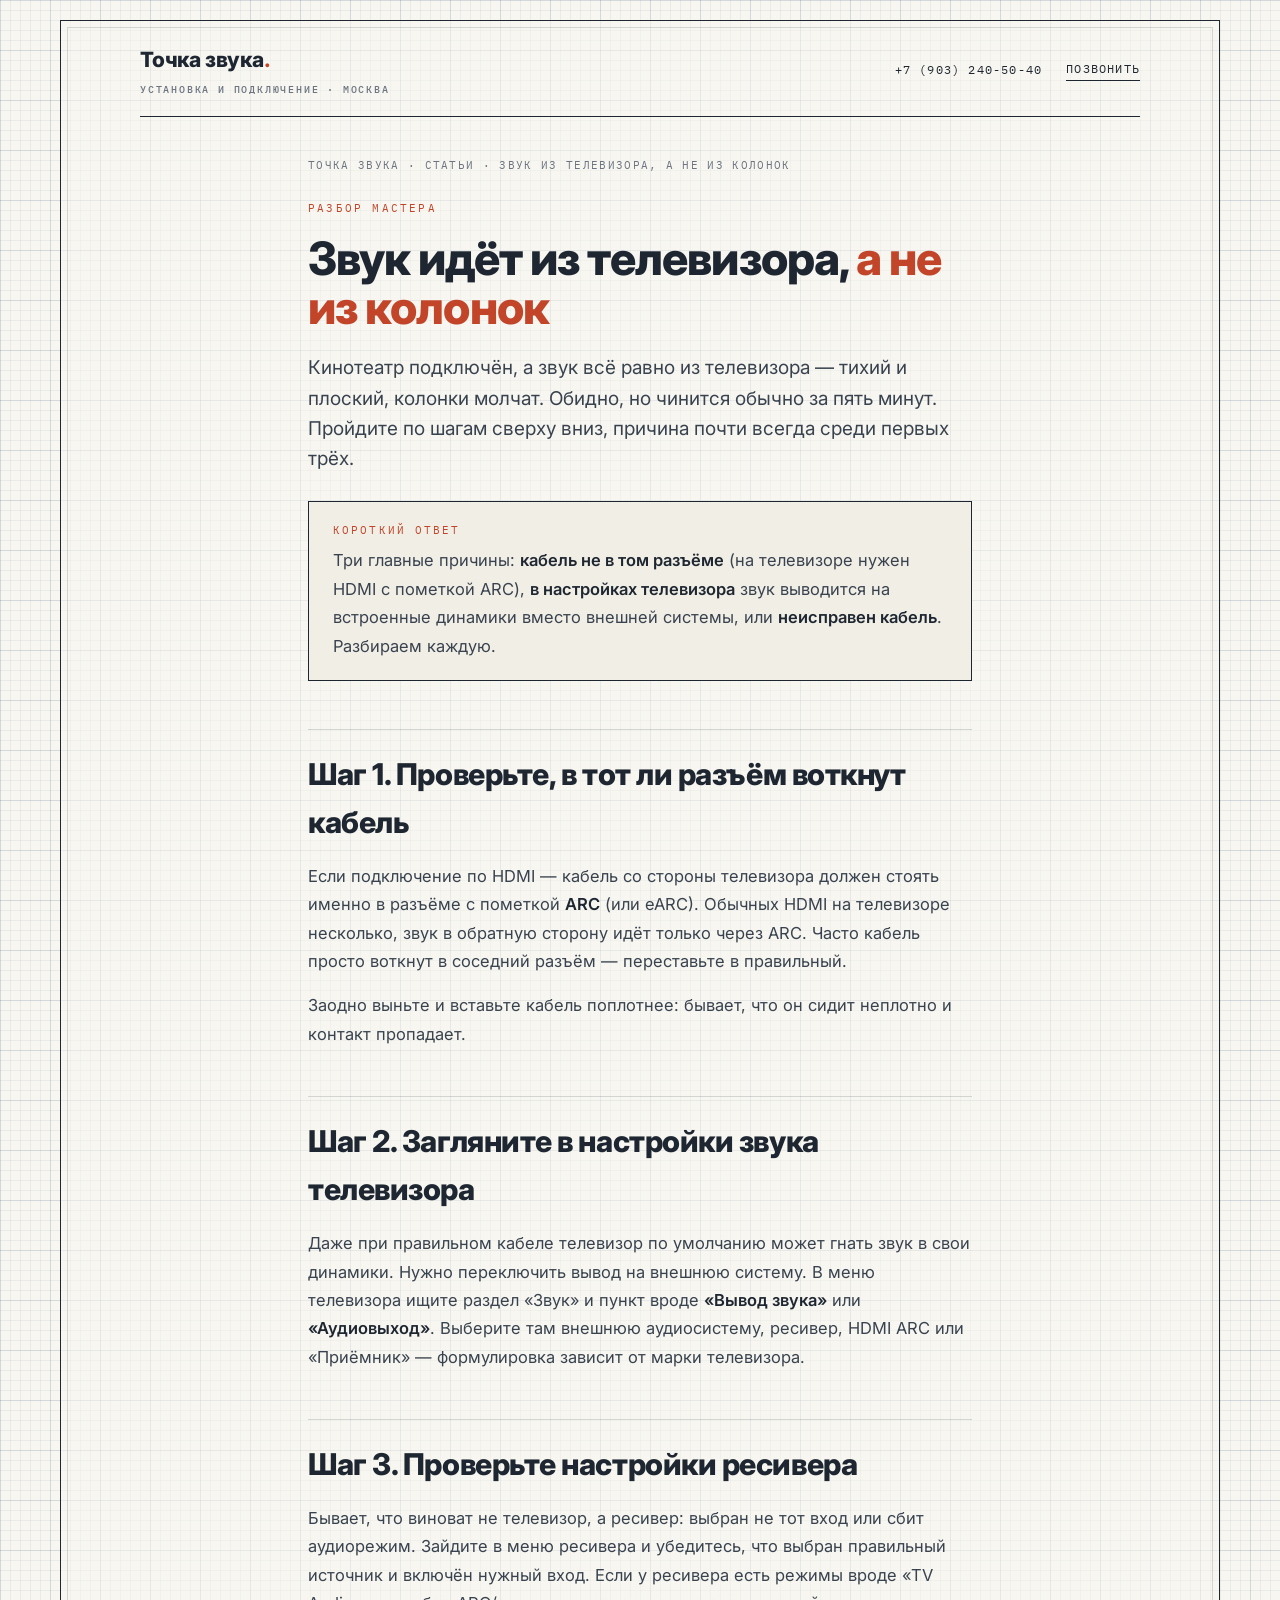
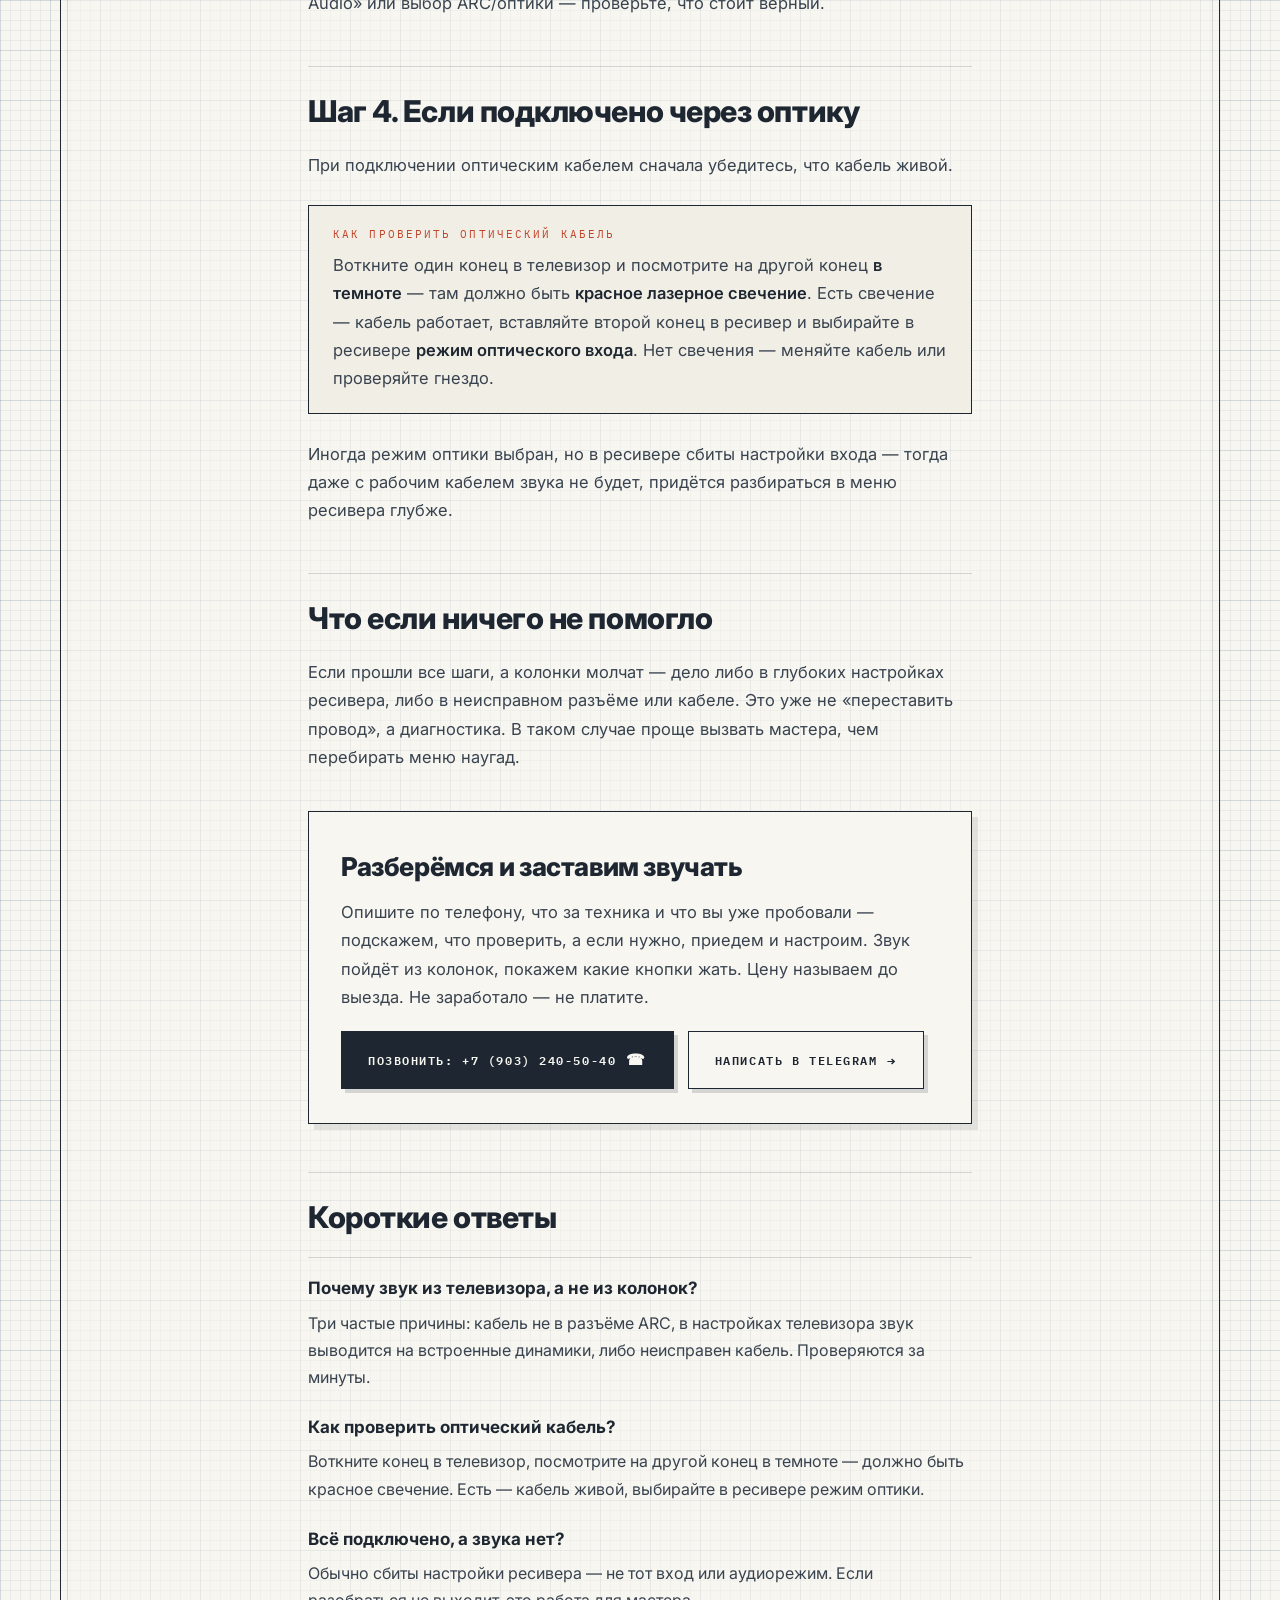
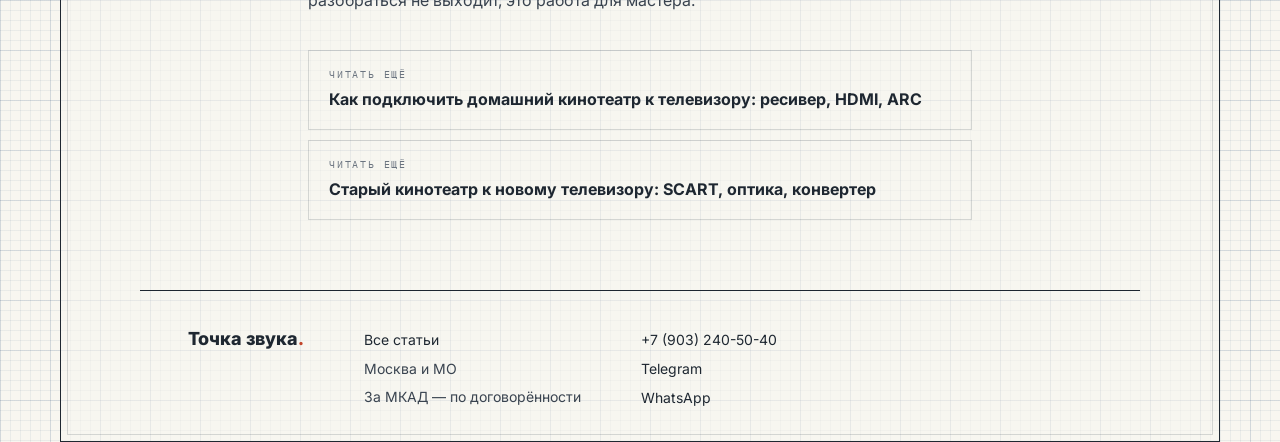
<file: stati/zvuk-idet-iz-televizora-a-ne-iz-kolonok.html>
<!doctype html>
<html lang="ru">
<head>
<meta charset="utf-8" />
<meta name="viewport" content="width=device-width,initial-scale=1,viewport-fit=cover" />
<title>Звук идёт из телевизора, а не из колонок кинотеатра: что проверить по шагам</title>
<meta name="description" content="Подключили кинотеатр, а звук всё равно из телевизора? Разбираем причины: разъём ARC, аудионастройки телевизора и ресивера, оптический кабель. Что проверить самому. Мастер в Москве.">
<link rel="canonical" href="https://tochka-zvuka.ru/stati/zvuk-idet-iz-televizora-a-ne-iz-kolonok.html">
<link rel="icon" href="/favicon.ico" sizes="16x16 32x32" type="image/x-icon">
<meta property="og:type" content="article">
<meta property="og:title" content="Звук идёт из телевизора, а не из колонок">
<meta property="og:description" content="Причины и проверка по шагам: разъём ARC, настройки звука, оптический кабель. Разбор мастера.">
<meta property="og:url" content="https://tochka-zvuka.ru/stati/zvuk-idet-iz-televizora-a-ne-iz-kolonok.html">
<meta property="og:locale" content="ru_RU">
<script type="application/ld+json">
{
  "@context": "https://schema.org",
  "@type": "Article",
  "headline": "Звук идёт из телевизора, а не из колонок кинотеатра",
  "description": "Пошаговая проверка, почему звук остаётся в телевизоре после подключения кинотеатра: разъём ARC, аудионастройки телевизора и ресивера, исправность оптического кабеля.",
  "inLanguage": "ru-RU",
  "author": { "@type": "Person", "name": "Вадим, мастер по установке домашних кинотеатров" },
  "publisher": { "@type": "Organization", "name": "Точка звука", "url": "https://tochka-zvuka.ru/" },
  "mainEntityOfPage": "https://tochka-zvuka.ru/stati/zvuk-idet-iz-televizora-a-ne-iz-kolonok.html",
  "datePublished": "2026-07-23"
}
</script>
<script type="application/ld+json">
{
  "@context": "https://schema.org",
  "@type": "FAQPage",
  "mainEntity": [
    {
      "@type": "Question",
      "name": "Почему звук идёт из телевизора, а не из колонок кинотеатра?",
      "acceptedAnswer": { "@type": "Answer", "text": "Чаще всего по трём причинам: кабель воткнут не в тот разъём (нужен HDMI с пометкой ARC), в настройках телевизора звук выводится на встроенные динамики, а не на внешнюю систему, либо неисправен кабель или разъём. Всё это проверяется за несколько минут." }
    },
    {
      "@type": "Question",
      "name": "Как проверить, работает ли оптический кабель?",
      "acceptedAnswer": { "@type": "Answer", "text": "Воткните один конец в телевизор и посмотрите на другой конец в темноте: должно быть красное лазерное свечение. Если оно есть, кабель живой — вставляйте второй конец в ресивер и выбирайте в ресивере режим оптического входа. Нет свечения — кабель или гнездо неисправны." }
    },
    {
      "@type": "Question",
      "name": "Всё подключено правильно, но звука в колонках всё равно нет. Что дальше?",
      "acceptedAnswer": { "@type": "Answer", "text": "Тогда причина обычно в настройках самого ресивера: сбит выбор входа или аудиорежим. Нужно зайти в меню ресивера и проверить, что выбран правильный источник и включён нужный вход. Если разобраться не получается, это уже работа для мастера." }
    }
  ]
}
</script>
<link rel="preconnect" href="https://fonts.googleapis.com">
<link rel="preconnect" href="https://fonts.gstatic.com" crossorigin>
<link href="https://fonts.googleapis.com/css2?family=Inter:wght@400;500;600;800&family=IBM+Plex+Mono:wght@400;500;600&family=Caveat:wght@500;600&display=swap" rel="stylesheet">
<link rel="stylesheet" href="/stati/article.css">
<!-- Yandex.Metrika counter -->
<script type="text/javascript">
    (function(m,e,t,r,i,k,a){
        m[i]=m[i]||function(){(m[i].a=m[i].a||[]).push(arguments)};
        m[i].l=1*new Date();
        for (var j = 0; j < document.scripts.length; j++) {if (document.scripts[j].src === r) { return; }}
        k=e.createElement(t),a=e.getElementsByTagName(t)[0],k.async=1,k.src=r,a.parentNode.insertBefore(k,a)
    })(window, document,'script','https://mc.yandex.ru/metrika/tag.js?id=110790994', 'ym');
    ym(110790994, 'init', {ssr:true, webvisor:true, clickmap:true, accurateTrackBounce:true, trackLinks:true});
</script>
<noscript><div><img src="https://mc.yandex.ru/watch/110790994" style="position:absolute; left:-9999px;" alt="" /></div></noscript>
<!-- /Yandex.Metrika counter -->
</head>
<body>

<div class="sheet">

  <header class="topbar">
    <a class="masthead" href="/">Точка звука<span class="dot">.</span>
      <small>Установка и подключение · Москва</small>
    </a>
    <div class="meta">
      <a class="phone-num" href="tel:+79032405040">+7 (903) 240-50-40</a>
      <a class="cta" href="tel:+79032405040">Позвонить</a>
    </div>
  </header>

  <div class="wrap">
    <article class="article">
      <div class="crumbs"><a href="/">Точка звука</a> · <a href="/stati/">Статьи</a> · Звук из телевизора, а не из колонок</div>
      <div class="label">Разбор мастера</div>
      <h1>Звук идёт из телевизора, <em>а не из колонок</em></h1>

      <p class="lede">Кинотеатр подключён, а звук всё равно из телевизора — тихий и плоский, колонки молчат. Обидно, но чинится обычно за пять минут. Пройдите по шагам сверху вниз, причина почти всегда среди первых трёх.</p>

      <div class="callout">
        <div class="k">Короткий ответ</div>
        <p>Три главные причины: <strong>кабель не в том разъёме</strong> (на телевизоре нужен HDMI с пометкой ARC), <strong>в настройках телевизора</strong> звук выводится на встроенные динамики вместо внешней системы, или <strong>неисправен кабель</strong>. Разбираем каждую.</p>
      </div>

      <h2>Шаг 1. Проверьте, в тот ли разъём воткнут кабель</h2>
      <p>Если подключение по HDMI — кабель со стороны телевизора должен стоять именно в разъёме с пометкой <strong>ARC</strong> (или eARC). Обычных HDMI на телевизоре несколько, звук в обратную сторону идёт только через ARC. Часто кабель просто воткнут в соседний разъём — переставьте в правильный.</p>
      <p>Заодно выньте и вставьте кабель поплотнее: бывает, что он сидит неплотно и контакт пропадает.</p>

      <h2>Шаг 2. Загляните в настройки звука телевизора</h2>
      <p>Даже при правильном кабеле телевизор по умолчанию может гнать звук в свои динамики. Нужно переключить вывод на внешнюю систему. В меню телевизора ищите раздел «Звук» и пункт вроде <strong>«Вывод звука»</strong> или <strong>«Аудиовыход»</strong>. Выберите там внешнюю аудиосистему, ресивер, HDMI ARC или «Приёмник» — формулировка зависит от марки телевизора.</p>

      <h2>Шаг 3. Проверьте настройки ресивера</h2>
      <p>Бывает, что виноват не телевизор, а ресивер: выбран не тот вход или сбит аудиорежим. Зайдите в меню ресивера и убедитесь, что выбран правильный источник и включён нужный вход. Если у ресивера есть режимы вроде «TV Audio» или выбор ARC/оптики — проверьте, что стоит верный.</p>

      <h2>Шаг 4. Если подключено через оптику</h2>
      <p>При подключении оптическим кабелем сначала убедитесь, что кабель живой.</p>
      <div class="callout">
        <div class="k">Как проверить оптический кабель</div>
        <p>Воткните один конец в телевизор и посмотрите на другой конец <strong>в темноте</strong> — там должно быть <strong>красное лазерное свечение</strong>. Есть свечение — кабель работает, вставляйте второй конец в ресивер и выбирайте в ресивере <strong>режим оптического входа</strong>. Нет свечения — меняйте кабель или проверяйте гнездо.</p>
      </div>
      <p>Иногда режим оптики выбран, но в ресивере сбиты настройки входа — тогда даже с рабочим кабелем звука не будет, придётся разбираться в меню ресивера глубже.</p>

      <h2>Что если ничего не помогло</h2>
      <p>Если прошли все шаги, а колонки молчат — дело либо в глубоких настройках ресивера, либо в неисправном разъёме или кабеле. Это уже не «переставить провод», а диагностика. В таком случае проще вызвать мастера, чем перебирать меню наугад.</p>

      <div class="cta-box">
        <h2>Разберёмся и заставим звучать</h2>
        <p>Опишите по телефону, что за техника и что вы уже пробовали — подскажем, что проверить, а если нужно, приедем и настроим. Звук пойдёт из колонок, покажем какие кнопки жать. Цену называем до выезда. Не заработало — не платите.</p>
        <div class="cta-row">
          <a class="btn fill tel" href="tel:+79032405040">Позвонить: +7 (903) 240-50-40</a>
          <a class="btn" href="https://t.me/vad6277">Написать в Telegram</a>
        </div>
      </div>

      <h2>Короткие ответы</h2>
      <div class="qa">
        <p class="q">Почему звук из телевизора, а не из колонок?</p>
        <p class="a">Три частые причины: кабель не в разъёме ARC, в настройках телевизора звук выводится на встроенные динамики, либо неисправен кабель. Проверяются за минуты.</p>
        <p class="q">Как проверить оптический кабель?</p>
        <p class="a">Воткните конец в телевизор, посмотрите на другой конец в темноте — должно быть красное свечение. Есть — кабель живой, выбирайте в ресивере режим оптики.</p>
        <p class="q">Всё подключено, а звука нет?</p>
        <p class="a">Обычно сбиты настройки ресивера — не тот вход или аудиорежим. Если разобраться не выходит, это работа для мастера.</p>
      </div>

      <div class="more">
        <a href="/stati/kak-podklyuchit-domashniy-kinoteatr-k-televizoru.html">
          <span class="mk">Читать ещё</span>
          <span class="mt">Как подключить домашний кинотеатр к телевизору: ресивер, HDMI, ARC</span>
        </a>
        <a href="/stati/staryy-kinoteatr-k-novomu-televizoru.html">
          <span class="mk">Читать ещё</span>
          <span class="mt">Старый кинотеатр к новому телевизору: SCART, оптика, конвертер</span>
        </a>
      </div>
    </article>
  </div>

  <footer>
    <div class="brand">Точка звука<span class="dot">.</span></div>
    <div class="col"><a href="/stati/">Все статьи</a><span>Москва и МО</span><span>За МКАД — по договорённости</span></div>
    <div class="col">
      <a href="tel:+79032405040">+7 (903) 240-50-40</a>
      <a href="https://t.me/vad6277">Telegram</a>
      <a href="https://wa.me/79032405040">WhatsApp</a>
    </div>
  </footer>

</div><!-- /.sheet -->

<div class="mobile-bar">
  <a class="btn" href="https://t.me/vad6277">Telegram</a>
  <a class="btn fill" href="tel:+79032405040">Позвонить</a>
</div>

<script>
  document.querySelectorAll('a[href^="tel:"]').forEach(a =>
    a.addEventListener('click', () => { if (typeof ym === 'function') ym(110790994, 'reachGoal', 'phone_click'); }));
  document.querySelectorAll('a[href*="wa.me"], a[href*="t.me"]').forEach(a =>
    a.addEventListener('click', () => { if (typeof ym === 'function') ym(110790994, 'reachGoal', 'messenger_click'); }));
</script>
</body>
</html>
</file>
<file: stati/article.css>
/* Чертёжный стиль для статей — общий файл. Палитра и логика те же, что на главной. */
:root {
  --paper: #f8f6f0; --paper-2: #f1eee6; --ink: #1e2731; --ink-2: #39434f;
  --pencil: #6b7480; --grid: rgba(46,84,126,.07); --grid-2: rgba(46,84,126,.12);
  --rule: rgba(30,39,49,.16); --red: #c2452a; --red-soft: rgba(194,69,42,.08);
  --mono: 'IBM Plex Mono', ui-monospace, monospace; --hand: 'Caveat', cursive;
}
* { box-sizing: border-box; }
html { scroll-behavior: smooth; }
html, body { margin: 0; padding: 0; }
body {
  background: var(--paper);
  background-image:
    linear-gradient(var(--grid) 1px, transparent 1px),
    linear-gradient(90deg, var(--grid) 1px, transparent 1px),
    linear-gradient(var(--grid-2) 1px, transparent 1px),
    linear-gradient(90deg, var(--grid-2) 1px, transparent 1px);
  background-size: 10px 10px, 10px 10px, 50px 50px, 50px 50px;
  color: var(--ink); font-family: 'Inter', system-ui, sans-serif;
  font-size: 16px; line-height: 1.6; -webkit-font-smoothing: antialiased;
}
::selection { background: var(--ink); color: var(--paper); }

.sheet { max-width: 1160px; margin: 20px auto 0; border: 1.5px solid var(--ink); position: relative; background: rgba(248,246,240,.55); }
.sheet::after { content: ""; position: absolute; inset: 6px; border: 1px solid var(--rule); pointer-events: none; }
.wrap { max-width: 760px; margin: 0 auto; padding: 0 48px; position: relative; z-index: 1; }

/* панель */
.topbar { display: grid; grid-template-columns: 1fr auto; align-items: center; padding: 22px 0 18px; border-bottom: 1.5px solid var(--ink); max-width: 1000px; margin: 0 auto; }
.masthead { font-weight: 800; font-size: 21px; letter-spacing: -0.01em; text-decoration: none; color: var(--ink); }
.masthead .dot { color: var(--red); }
.masthead small { display: block; font-family: var(--mono); font-weight: 500; font-size: 10px; letter-spacing: .18em; text-transform: uppercase; color: var(--pencil); margin-top: 5px; }
.topbar .meta { display: flex; gap: 24px; align-items: center; font-family: var(--mono); font-size: 12px; letter-spacing: .1em; text-transform: uppercase; }
.topbar .meta a { color: var(--ink); text-decoration: none; border-bottom: 1px solid transparent; transition: color .15s, border-color .15s; }
.topbar .meta a:hover { color: var(--red); border-bottom-color: var(--red); }
.topbar .meta .cta { border-bottom: 1.5px solid var(--ink); padding-bottom: 2px; }

/* кнопки-штампы */
.btn { display: inline-flex; align-items: center; gap: 10px; font-family: var(--mono); font-size: 12px; font-weight: 600; letter-spacing: .13em; text-transform: uppercase; color: var(--ink); background: var(--paper); border: 1.5px solid var(--ink); padding: 16px 26px; text-decoration: none; cursor: pointer; box-shadow: 4px 4px 0 rgba(30,39,49,.16); transition: transform .16s ease, box-shadow .16s ease, background .16s ease, color .16s ease, border-color .16s ease; }
.btn::after { content: "→"; font-size: 14px; transition: transform .16s ease; }
.btn:hover { border-color: var(--red); color: var(--red); transform: translate(-1px,-1px); box-shadow: 6px 6px 0 rgba(194,69,42,.22); }
.btn:hover::after { transform: translateX(4px); }
.btn:active { transform: translate(3px,3px); box-shadow: 0 0 0 rgba(0,0,0,0); }
.btn.fill { background: var(--ink); color: var(--paper); }
.btn.fill:hover { background: var(--red); border-color: var(--red); color: var(--paper); }
.btn.tel::after { content: "☎"; font-size: 15px; }

/* размерная линия */
.dim { display: flex; align-items: center; gap: 16px; margin: 40px 48px; user-select: none; }
.dim .l { flex: 1; height: 1px; background: var(--ink); position: relative; opacity: .75; }
.dim .t { font-family: var(--mono); font-size: 10.5px; font-weight: 500; letter-spacing: .22em; text-transform: uppercase; color: var(--pencil); white-space: nowrap; }

/* тело статьи */
.article { padding: 40px 0 20px; }
.crumbs { font-family: var(--mono); font-size: 11px; letter-spacing: .12em; text-transform: uppercase; color: var(--pencil); margin-bottom: 26px; }
.crumbs a { color: var(--pencil); text-decoration: none; border-bottom: 1px solid transparent; }
.crumbs a:hover { color: var(--red); border-bottom-color: var(--red); }
.article .label { font-family: var(--mono); font-size: 11px; letter-spacing: .2em; text-transform: uppercase; color: var(--red); margin-bottom: 16px; }
.article h1 { font-weight: 800; font-size: clamp(30px, 4.6vw, 46px); line-height: 1.08; letter-spacing: -0.02em; margin: 0 0 20px; }
.article h1 em { font-style: normal; color: var(--red); }
.article .lede { font-size: 19px; line-height: 1.6; color: var(--ink-2); margin: 0 0 12px; }
.article h2 { font-weight: 800; font-size: clamp(23px, 3vw, 30px); letter-spacing: -0.015em; margin: 48px 0 16px; padding-top: 20px; border-top: 1.5px solid var(--rule); }
.article h3 { font-weight: 800; font-size: 19px; margin: 30px 0 10px; }
.article p { font-size: 16.5px; line-height: 1.72; color: var(--ink-2); margin: 0 0 16px; }
.article strong { color: var(--ink); font-weight: 600; }
.article ul, .article ol { padding-left: 0; margin: 0 0 20px; list-style: none; }
.article li { position: relative; padding-left: 30px; margin-bottom: 12px; font-size: 16.5px; line-height: 1.7; color: var(--ink-2); }
.article ul li::before { content: "—"; position: absolute; left: 0; color: var(--red); font-weight: 600; }
.article ol { counter-reset: n; }
.article ol li { counter-increment: n; }
.article ol li::before { content: counter(n); position: absolute; left: 0; top: 1px; font-family: var(--mono); font-size: 12px; font-weight: 600; color: var(--red); border: 1.3px solid var(--red); width: 20px; height: 20px; display: flex; align-items: center; justify-content: center; }

/* врезка «важно» */
.callout { border: 1.5px solid var(--ink); background: var(--paper-2); padding: 20px 24px; margin: 26px 0; }
.callout .k { font-family: var(--mono); font-size: 10.5px; letter-spacing: .2em; text-transform: uppercase; color: var(--red); margin-bottom: 8px; }
.callout p:last-child { margin-bottom: 0; }
.hand { font-family: var(--hand); font-size: 22px; color: var(--red); }

/* мини-FAQ */
.qa { border-top: 1.5px solid var(--rule); padding-top: 16px; margin-top: 14px; }
.qa .q { font-weight: 700; color: var(--ink); font-size: 17px; margin: 0 0 6px; }
.qa .a { font-size: 16px; color: var(--ink-2); margin: 0 0 22px; line-height: 1.7; }

/* CTA-блок в конце */
.cta-box { border: 1.5px solid var(--ink); background: var(--paper); padding: 34px 32px; margin: 40px 0 10px; box-shadow: 6px 6px 0 rgba(30,39,49,.1); }
.cta-box h2 { border: 0; padding: 0; margin: 0 0 10px; font-size: 26px; }
.cta-box p { margin-bottom: 20px; }
.cta-row { display: flex; gap: 14px; flex-wrap: wrap; }

/* читать ещё */
.more { margin: 36px 0 0; }
.more a { display: block; text-decoration: none; color: var(--ink); border: 1.5px solid var(--rule); padding: 16px 20px; margin-bottom: 10px; transition: border-color .15s, transform .15s; }
.more a:hover { border-color: var(--red); transform: translateX(3px); }
.more .mk { font-family: var(--mono); font-size: 10px; letter-spacing: .18em; text-transform: uppercase; color: var(--pencil); display: block; margin-bottom: 4px; }
.more .mt { font-weight: 700; font-size: 16px; }

footer { max-width: 1000px; margin: 40px auto 0; border-top: 1.5px solid var(--ink); padding: 34px 48px 30px; display: flex; flex-wrap: wrap; gap: 30px 60px; align-items: baseline; }
footer .brand { font-weight: 800; font-size: 18px; }
footer .brand .dot { color: var(--red); }
footer a { color: var(--ink); text-decoration: none; border-bottom: 1px solid transparent; }
footer a:hover { color: var(--red); border-bottom-color: var(--red); }
footer .col { display: flex; flex-direction: column; gap: 6px; font-size: 14px; color: var(--ink-2); }

.mobile-bar { position: fixed; bottom: 0; left: 0; right: 0; z-index: 60; display: none; background: var(--paper); border-top: 1.5px solid var(--ink); padding: 12px 16px; gap: 12px; }
.mobile-bar .btn { flex: 1; justify-content: center; padding: 14px 10px; box-shadow: none; }

@media (max-width: 720px) {
  .wrap { padding: 0 20px; }
  .topbar { padding: 16px 20px; }
  .topbar .meta .phone-num { display: none; }
  .dim { margin: 32px 20px; }
  .cta-row .btn { flex: 1; justify-content: center; }
  .mobile-bar { display: flex; padding-bottom: calc(12px + env(safe-area-inset-bottom)); }
  body { padding-bottom: calc(80px + env(safe-area-inset-bottom)); }
  footer { padding: 28px 20px; }
}
</file>
